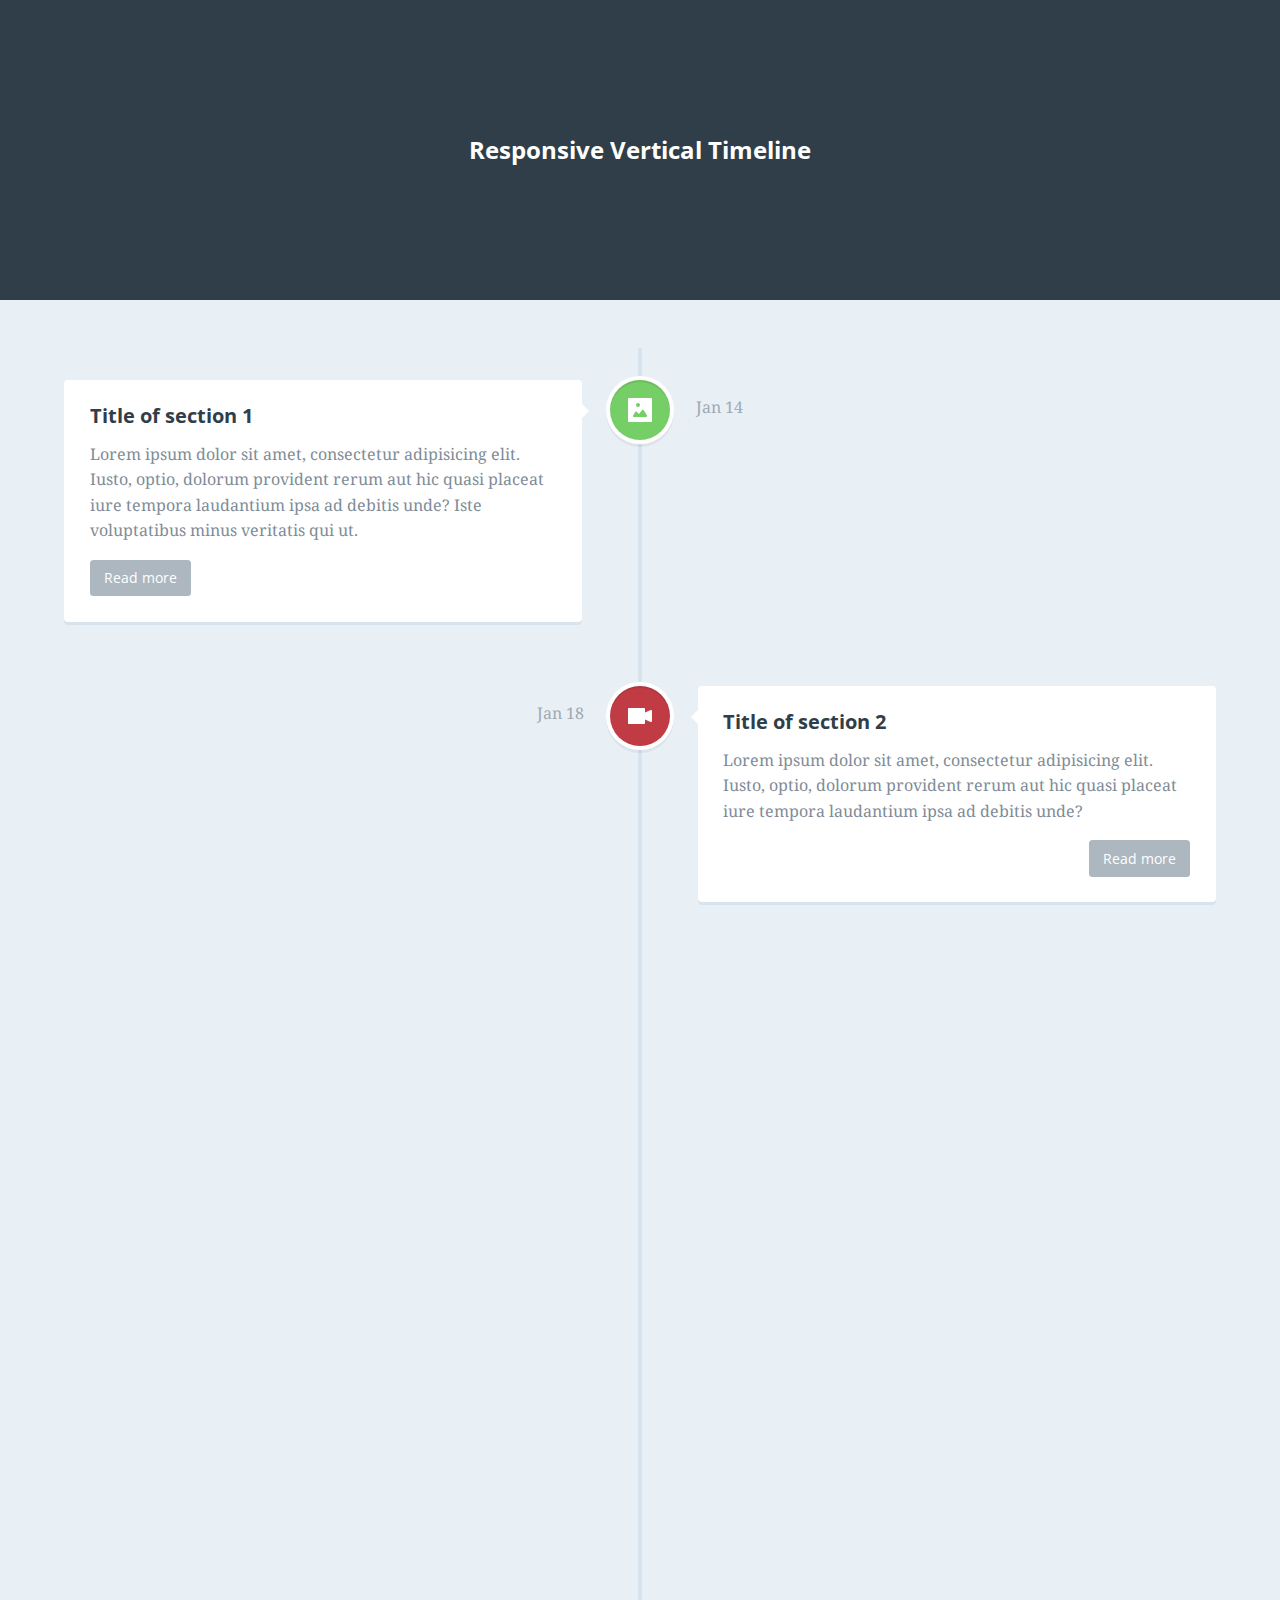
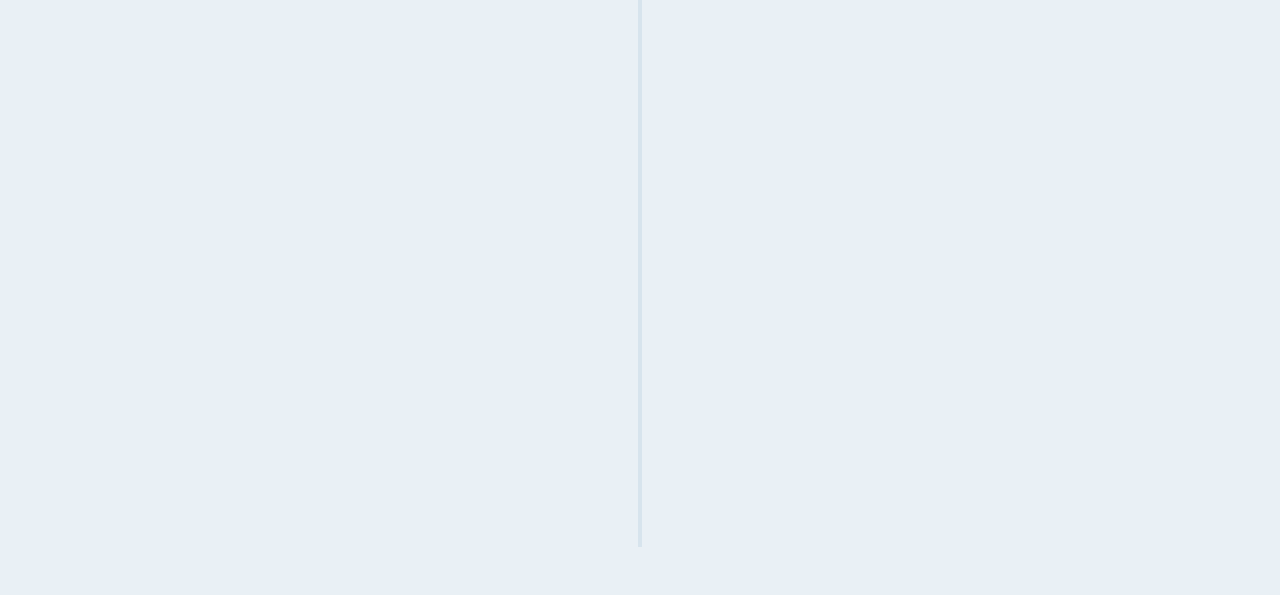
<file: index.html>
<!doctype html>
<html lang="en" class="no-js">
<head>
	<meta charset="UTF-8">
	<meta name="viewport" content="width=device-width, initial-scale=1">

	<link href='http://fonts.googleapis.com/css?family=Droid+Serif|Open+Sans:400,700' rel='stylesheet' type='text/css'>

	<link rel="stylesheet" href="css/reset.css"> <!-- CSS reset -->
	<link rel="stylesheet" href="css/style.css"> <!-- Resource style -->
	<script src="js/modernizr.js"></script> <!-- Modernizr -->
  	
	<title>Responsive Vertical Timeline</title>
</head>
<body>
	<header>
		<h1>Responsive Vertical Timeline</h1>
	</header>

	<section id="cd-timeline" class="cd-container">
		<div class="cd-timeline-block">
			<div class="cd-timeline-img cd-picture">
				<img src="img/cd-icon-picture.svg" alt="Picture">
			</div> <!-- cd-timeline-img -->

			<div class="cd-timeline-content">
				<h2>Title of section 1</h2>
				<p>Lorem ipsum dolor sit amet, consectetur adipisicing elit. Iusto, optio, dolorum provident rerum aut hic quasi placeat iure tempora laudantium ipsa ad debitis unde? Iste voluptatibus minus veritatis qui ut.</p>
				<a href="#0" class="cd-read-more">Read more</a>
				<span class="cd-date">Jan 14</span>
			</div> <!-- cd-timeline-content -->
		</div> <!-- cd-timeline-block -->

		<div class="cd-timeline-block">
			<div class="cd-timeline-img cd-movie">
				<img src="img/cd-icon-movie.svg" alt="Movie">
			</div> <!-- cd-timeline-img -->

			<div class="cd-timeline-content">
				<h2>Title of section 2</h2>
				<p>Lorem ipsum dolor sit amet, consectetur adipisicing elit. Iusto, optio, dolorum provident rerum aut hic quasi placeat iure tempora laudantium ipsa ad debitis unde?</p>
				<a href="#0" class="cd-read-more">Read more</a>
				<span class="cd-date">Jan 18</span>
			</div> <!-- cd-timeline-content -->
		</div> <!-- cd-timeline-block -->

		<div class="cd-timeline-block">
			<div class="cd-timeline-img cd-picture">
				<img src="img/cd-icon-picture.svg" alt="Picture">
			</div> <!-- cd-timeline-img -->

			<div class="cd-timeline-content">
				<h2>Title of section 3</h2>
				<p>Lorem ipsum dolor sit amet, consectetur adipisicing elit. Excepturi, obcaecati, quisquam id molestias eaque asperiores voluptatibus cupiditate error assumenda delectus odit similique earum voluptatem doloremque dolorem ipsam quae rerum quis. Odit, itaque, deserunt corporis vero ipsum nisi eius odio natus ullam provident pariatur temporibus quia eos repellat consequuntur perferendis enim amet quae quasi repudiandae sed quod veniam dolore possimus rem voluptatum eveniet eligendi quis fugiat aliquam sunt similique aut adipisci.</p>
				<a href="#0" class="cd-read-more">Read more</a>
				<span class="cd-date">Jan 24</span>
			</div> <!-- cd-timeline-content -->
		</div> <!-- cd-timeline-block -->

		<div class="cd-timeline-block">
			<div class="cd-timeline-img cd-location">
				<img src="img/cd-icon-location.svg" alt="Location">
			</div> <!-- cd-timeline-img -->

			<div class="cd-timeline-content">
				<h2>Title of section 4</h2>
				<p>Lorem ipsum dolor sit amet, consectetur adipisicing elit. Iusto, optio, dolorum provident rerum aut hic quasi placeat iure tempora laudantium ipsa ad debitis unde? Iste voluptatibus minus veritatis qui ut.</p>
				<a href="#0" class="cd-read-more">Read more</a>
				<span class="cd-date">Feb 14</span>
			</div> <!-- cd-timeline-content -->
		</div> <!-- cd-timeline-block -->

		<div class="cd-timeline-block">
			<div class="cd-timeline-img cd-location">
				<img src="img/cd-icon-location.svg" alt="Location">
			</div> <!-- cd-timeline-img -->

			<div class="cd-timeline-content">
				<h2>Title of section 5</h2>
				<p>Lorem ipsum dolor sit amet, consectetur adipisicing elit. Iusto, optio, dolorum provident rerum.</p>
				<a href="#0" class="cd-read-more">Read more</a>
				<span class="cd-date">Feb 18</span>
			</div> <!-- cd-timeline-content -->
		</div> <!-- cd-timeline-block -->

		<div class="cd-timeline-block">
			<div class="cd-timeline-img cd-movie">
				<img src="img/cd-icon-movie.svg" alt="Movie">
			</div> <!-- cd-timeline-img -->

			<div class="cd-timeline-content">
				<h2>Final Section</h2>
				<p>This is the content of the last section</p>
				<span class="cd-date">Feb 26</span>
			</div> <!-- cd-timeline-content -->
		</div> <!-- cd-timeline-block -->
	</section> <!-- cd-timeline -->
<script src="http://ajax.googleapis.com/ajax/libs/jquery/1.11.0/jquery.min.js"></script>
<script src="js/main.js"></script> <!-- Resource jQuery -->
</body>
</html>
</file>
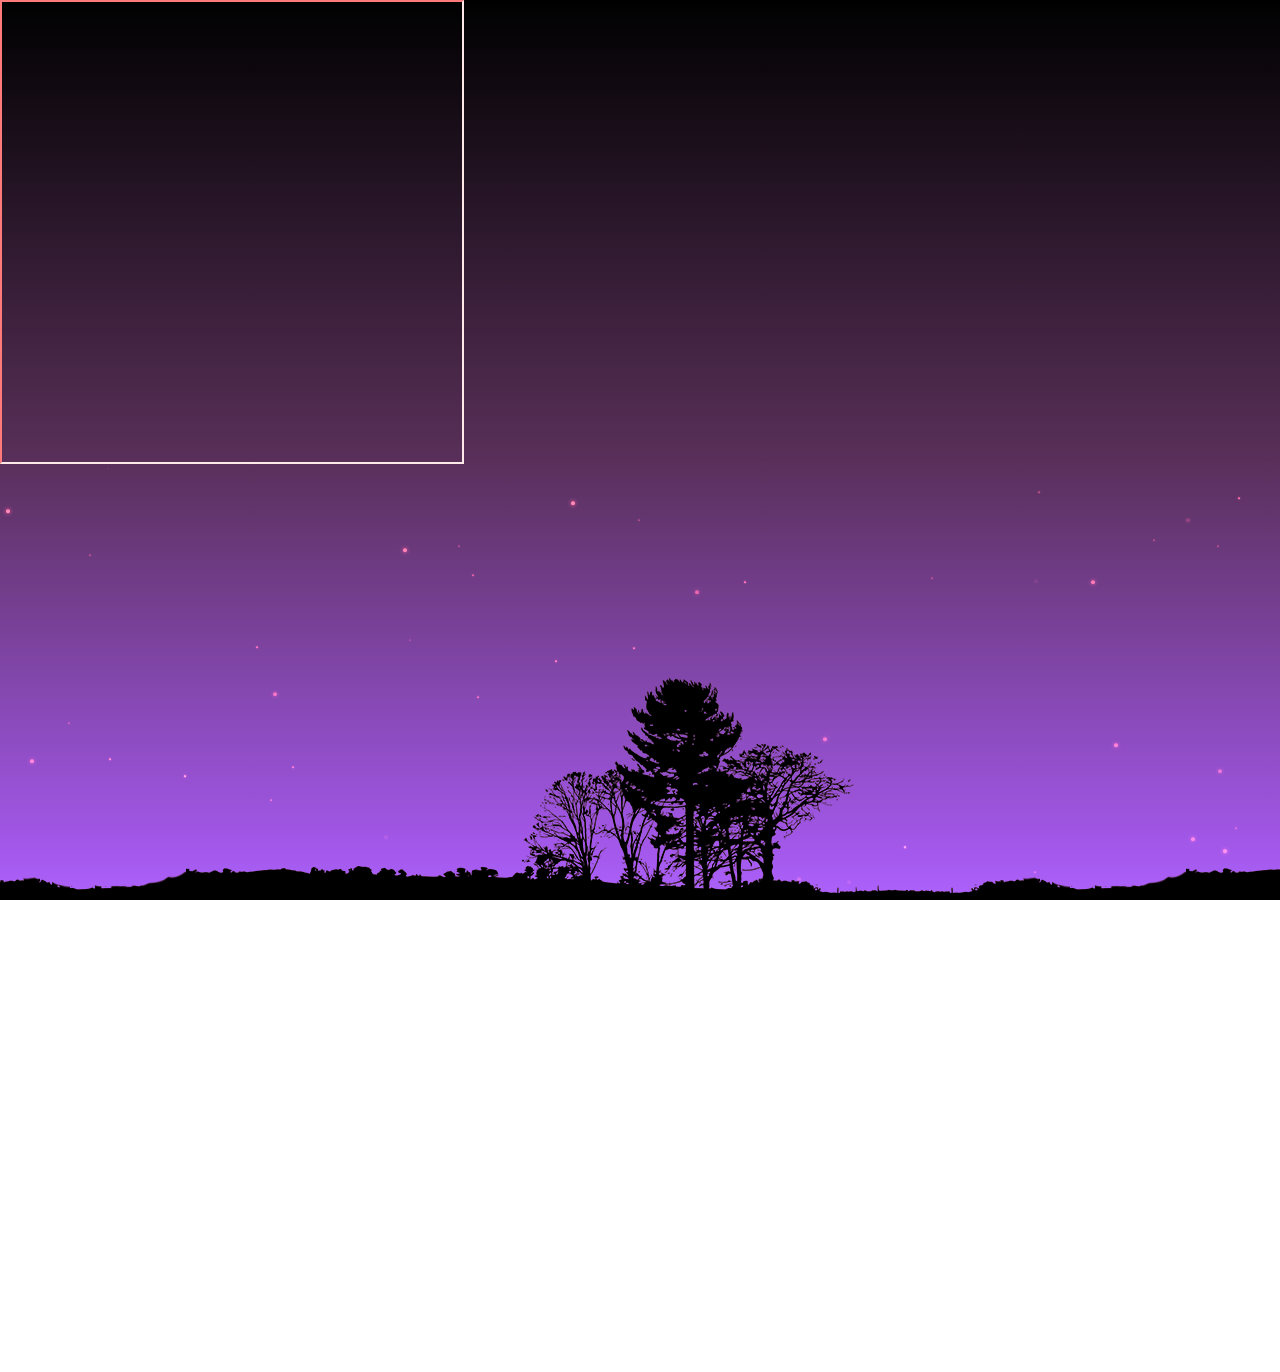
<file: TEST/index.html>
<!DOCTYPE html>
<html >
<head>
  <meta charset="UTF-8">
  <title>Stars (interactive)</title>
  
  
  
      <link rel="stylesheet" href="css/style.css">
	  <link href="//netdna.bootstrapcdn.com/font-awesome/4.0.3/css/font-awesome.css" rel="stylesheet">


  
</head>

<body>
<iframe href="D:\login.html" height="460" width="460" />


<div class="container">
    

    <div class="omb_login">
    	<h3 class="omb_authTitle">Login or <a href="#">Sign up</a></h3>
		<div class="row omb_row-sm-offset-3 omb_socialButtons">
    	    <div class="col-xs-4 col-sm-2">
		        <a href="#" class="btn btn-lg btn-block omb_btn-facebook">
			        <i class="fa fa-facebook visible-xs"></i>
			        <span class="hidden-xs">Facebook</span>
		        </a>
	        </div>
        	<div class="col-xs-4 col-sm-2">
		        <a href="#" class="btn btn-lg btn-block omb_btn-twitter">
			        <i class="fa fa-twitter visible-xs"></i>
			        <span class="hidden-xs">Twitter</span>
		        </a>
	        </div>	
        	<div class="col-xs-4 col-sm-2">
		        <a href="#" class="btn btn-lg btn-block omb_btn-google">
			        <i class="fa fa-google-plus visible-xs"></i>
			        <span class="hidden-xs">Google+</span>
		        </a>
	        </div>	
		</div>

		<div class="row omb_row-sm-offset-3 omb_loginOr">
			<div class="col-xs-12 col-sm-6">
				<hr class="omb_hrOr">
				<span class="omb_spanOr">or</span>
			</div>
		</div>

		<div class="row omb_row-sm-offset-3">
			<div class="col-xs-12 col-sm-6">	
			    <form class="omb_loginForm" action="" autocomplete="off" method="POST">
					<div class="input-group">
						<span class="input-group-addon"><i class="fa fa-user"></i></span>
						<input type="text" class="form-control" name="username" placeholder="email address">
					</div>
					<span class="help-block"></span>
										
					<div class="input-group">
						<span class="input-group-addon"><i class="fa fa-lock"></i></span>
						<input  type="password" class="form-control" name="password" placeholder="Password">
					</div>
                    <span class="help-block">Password error</span>

					<button class="btn btn-lg btn-primary btn-block" type="submit">Login</button>
				</form>
			</div>
    	</div>
		<div class="row omb_row-sm-offset-3">
			<div class="col-xs-12 col-sm-3">
				<label class="checkbox">
					<input type="checkbox" value="remember-me">Remember Me
				</label>
			</div>
			<div class="col-xs-12 col-sm-3">
				<p class="omb_forgotPwd">
					<a href="#">Forgot password?</a>
				</p>
			</div>
		</div>	    	
	</div>



        </div>



	
</iframe>
	<!-- End of Hover-->
  <div class="landscape"></div>
<div class="filter"></div>
<canvas id="canvas"></canvas>
  
    <script src="js/index.js"></script>

</body>
</html>
</file>
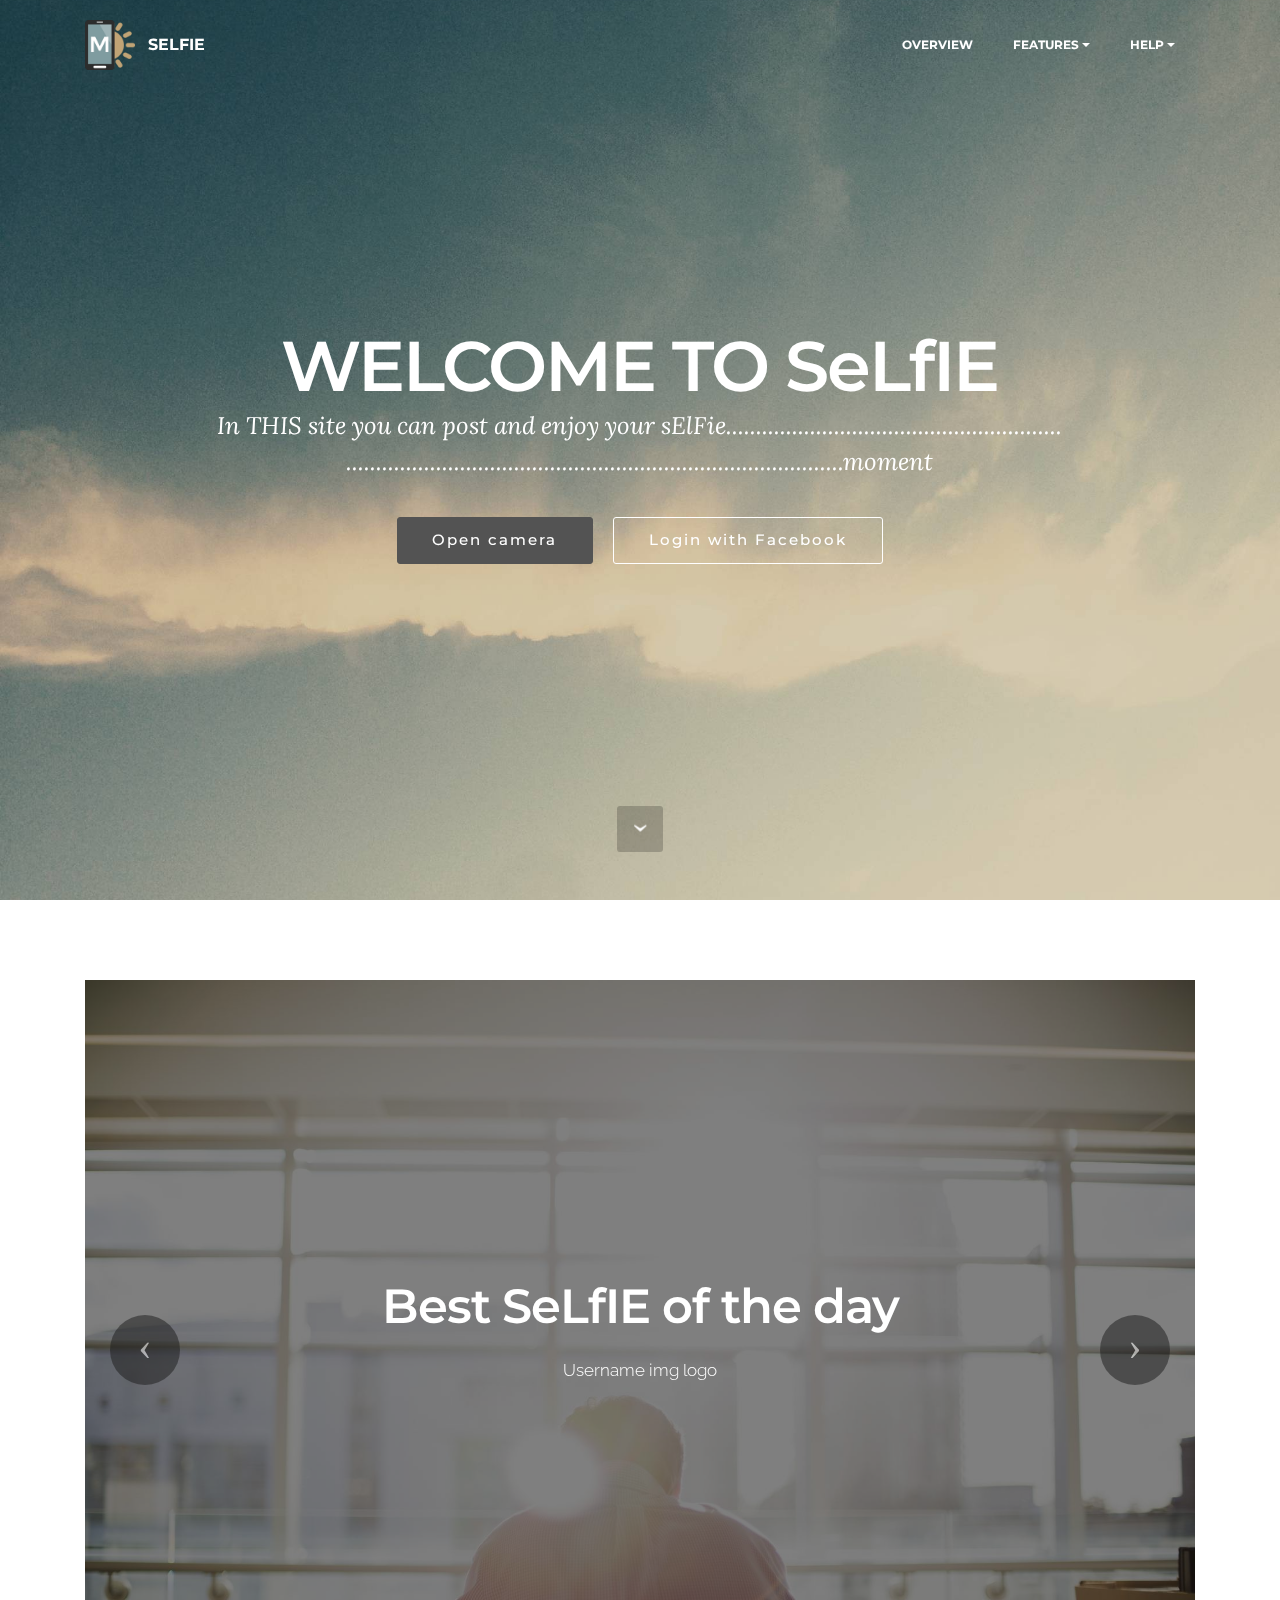
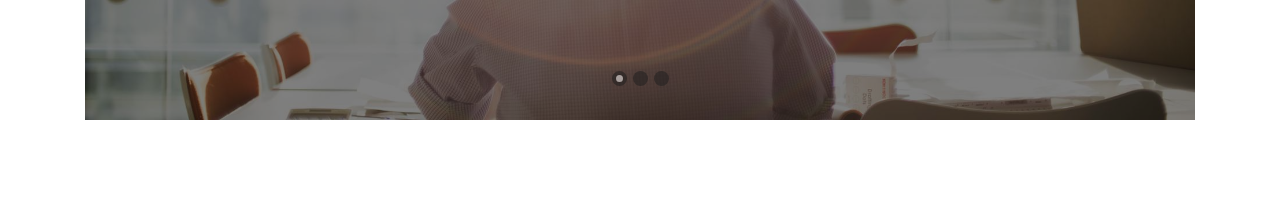
<file: TEST/intro/index.html>
<!DOCTYPE html>
<html>
<head>
  <!-- Site made with Mobirise Website Builder v3.12.1, https://mobirise.com -->
  <meta charset="UTF-8">
  <meta http-equiv="X-UA-Compatible" content="IE=edge">
  <meta name="generator" content="Mobirise v3.12.1, mobirise.com">
  <meta name="viewport" content="width=device-width, initial-scale=1">
  <link rel="shortcut icon" href="assets/images/logo.png" type="image/x-icon">
  <meta name="description" content="">
  
  <link rel="stylesheet" href="https://fonts.googleapis.com/css?family=Lora:400,700,400italic,700italic&amp;subset=latin">
  <link rel="stylesheet" href="https://fonts.googleapis.com/css?family=Montserrat:400,700">
  <link rel="stylesheet" href="https://fonts.googleapis.com/css?family=Raleway:100,100i,200,200i,300,300i,400,400i,500,500i,600,600i,700,700i,800,800i,900,900i">
  <link rel="stylesheet" href="assets/bootstrap-material-design-font/css/material.css">
  <link rel="stylesheet" href="assets/tether/tether.min.css">
  <link rel="stylesheet" href="assets/bootstrap/css/bootstrap.min.css">
  <link rel="stylesheet" href="assets/animate.css/animate.min.css">
  <link rel="stylesheet" href="assets/dropdown/css/style.css">
  <link rel="stylesheet" href="assets/theme/css/style.css">
  <link rel="stylesheet" href="assets/theme/css/style-rtl.css">
  <link rel="stylesheet" href="assets/mobirise/css/mbr-additional.css" type="text/css">
  
  
  
</head>
<body class="rtl">
<section id="menu-4">

    <nav class="navbar navbar-dropdown bg-color transparent navbar-fixed-top">
        <div class="container">

            <div class="mbr-table">
                <div class="mbr-table-cell">

                    <div class="navbar-brand">
                        <a href="https://mobirise.com" class="navbar-logo"><img src="assets/images/logo.png" alt="Mobirise"></a>
                        <a class="navbar-caption" href="https://mobirise.com">SELFIE</a>
                    </div>

                </div>
                <div class="mbr-table-cell">

                    <button class="navbar-toggler pull-xs-right hidden-md-up" type="button" data-toggle="collapse" data-target="#exCollapsingNavbar">
                        <div class="hamburger-icon"></div>
                    </button>

                    <ul class="nav-dropdown collapse pull-xs-right nav navbar-nav navbar-toggleable-sm" id="exCollapsingNavbar"><li class="nav-item"><a class="nav-link link" href="https://mobirise.com/">OVERVIEW</a></li><li class="nav-item dropdown open"><a class="nav-link link dropdown-toggle" data-toggle="dropdown-submenu" href="https://mobirise.com/" aria-expanded="true">FEATURES</a><div class="dropdown-menu"><a class="dropdown-item" href="https://mobirise.com/">Mobile friendly</a><a class="dropdown-item" href="https://mobirise.com/"></a><div class="dropdown open"><a class="dropdown-item dropdown-toggle" data-toggle="dropdown-submenu" href="https://mobirise.com/" aria-expanded="true">Trendy blocks</a><div class="dropdown-menu dropdown-submenu"><a class="dropdown-item" href="https://mobirise.com/">Image/content slider</a><a class="dropdown-item" href="https://mobirise.com/">Contact forms</a><a class="dropdown-item" href="https://mobirise.com/">Image gallery</a><a class="dropdown-item" href="https://mobirise.com/">Mobile menu</a><a class="dropdown-item" href="https://mobirise.com/">Google maps</a><a class="dropdown-item" href="https://mobirise.com/">Social buttons</a><a class="dropdown-item" href="https://mobirise.com/">Google fonts</a><a class="dropdown-item" href="https://mobirise.com/">Video background</a></div></div><a class="dropdown-item" href="https://mobirise.com/">Host anywhere</a></div></li><li class="nav-item dropdown"><a class="nav-link link dropdown-toggle" data-toggle="dropdown-submenu" href="https://mobirise.com/">HELP</a><div class="dropdown-menu"><a class="dropdown-item" href="http://forums.mobirise.com/">Forum</a><a class="dropdown-item" href="https://mobirise.com/">Tutorials</a><a class="dropdown-item" href="https://mobirise.com/">Contact us</a></div></li></ul>
                    <button hidden="" class="navbar-toggler navbar-close" type="button" data-toggle="collapse" data-target="#exCollapsingNavbar">
                        <div class="close-icon"></div>
                    </button>

                </div>
            </div>

        </div>
    </nav>

</section>

<section class="engine"><a rel="external" href="https://mobirise.com">Mobirise</a></section><section class="mbr-section mbr-section-hero mbr-section-full mbr-parallax-background mbr-section-with-arrow" id="header1-1" style="background-image: url(assets/images/jumbotron.jpg);">

    

    <div class="mbr-table-cell">

        <div class="container">
            <div class="row">
                <div class="mbr-section col-md-10 col-md-offset-1 text-xs-center">

                    <h1 class="mbr-section-title display-1">WELCOME TO SeLfIE</h1>
                    <p class="mbr-section-lead lead">........................................................In THIS site you can post and enjoy your sElFie ...................................................................................moment</p>
                    <div class="mbr-section-btn"><a class="btn btn-lg btn-black" href="cam.html">Open camera</a> <a class="btn btn-lg btn-white-outline btn-white" href="cam.html">Login with Facebook</a></div>
                </div>
            </div>
        </div>
    </div>

    <div class="mbr-arrow mbr-arrow-floating" aria-hidden="true"><a href="#slider2-5"><i class="mbr-arrow-icon"></i></a></div>

</section>

<section class="mbr-slider mbr-section mbr-section__container carousel slide" data-ride="carousel" data-keyboard="false" data-wrap="true" data-pause="false" data-interval="5000" id="slider2-5" style="background-color: rgb(255, 255, 255); padding-top: 80px; padding-bottom: 80px;">
    <div class=" container article-slider">
        <div class=" row">
            <div class=" col-xs-12">
                <ol class="carousel-indicators">
                    <li data-app-prevent-settings="" data-target="#slider2-5" class="active" data-slide-to="0"></li><li data-app-prevent-settings="" data-target="#slider2-5" data-slide-to="1"></li><li data-app-prevent-settings="" data-target="#slider2-5" data-slide-to="2"></li>
                </ol>
                <div class="carousel-inner" role="listbox">
                    <div class="mbr-section carousel-item dark center active" data-bg-video-slide="false">
                        <div class="mbr-table-cell">
                            <div class="mbr-overlay"></div>
                            <div class="container-slide">
                                <img src="assets/images/man-back.jpg">
                                <div class="row">
                                    <div class="col-md-8 col-md-offset-2 text-xs-center">
                                        <h2 class="mbr-section-title display-2">Best SeLfIE of the day</h2>
                                        <p class="mbr-section-lead lead">Username img logo</p>

                                        
                                    </div>
                                </div>
                            </div>
                        </div>
                    </div><div class="mbr-section carousel-item dark center" data-bg-video-slide="false">
                        <div class="mbr-table-cell">
                            <div class="mbr-overlay"></div>
                            <div class="container-slide">
                                <img src="assets/images/sparklers.jpg">
                                <div class="row">
                                    <div class="col-md-8 col-md-offset-3 text-xs-right">
                                        <h2 class="mbr-section-title display-2"></h2>
                                        <p class="mbr-section-lead lead">&nbsp;rating and username</p>

                                        
                                    </div>
                                </div>
                            </div>
                        </div>
                    </div><div class="mbr-section carousel-item dark center" data-bg-video-slide="https://www.youtube.com/watch?v=uNCr7NdOJgw">
                        <div class="mbr-table-cell">
                            <div class="mbr-overlay"></div>
                            <div class="container-slide">
                                <img src="assets/images/bridge.jpg">
                                <div class="row">
                                    <div class="col-md-8 col-md-offset-1">
                                        <h2 class="mbr-section-title display-2"></h2>
                                        <p class="mbr-section-lead lead">&nbsp; &nbsp; &nbsp;username and rating</p>

                                        
                                    </div>
                                </div>
                            </div>
                        </div>
                    </div>
                </div>

                <a data-app-prevent-settings="" class="left carousel-control" role="button" data-slide="prev" href="#slider2-5">
                    <span class="icon-prev" aria-hidden="true"></span>
                    <span class="sr-only">Previous</span>
                </a>
                <a data-app-prevent-settings="" class="right carousel-control" role="button" data-slide="next" href="#slider2-5">
                    <span class="icon-next" aria-hidden="true"></span>
                    <span class="sr-only">Next</span>
                </a>
            </div>
        </div>
    </div>
</section>


  <script src="assets/web/assets/jquery/jquery.min.js"></script>
  <script src="assets/tether/tether.min.js"></script>
  <script src="assets/bootstrap/js/bootstrap.min.js"></script>
  <script src="assets/smooth-scroll/smooth-scroll.js"></script>
  <script src="assets/jarallax/jarallax.js"></script>
  <script src="assets/viewport-checker/jquery.viewportchecker.js"></script>
  <script src="assets/dropdown/js/script.min.js"></script>
  <script src="assets/touch-swipe/jquery.touch-swipe.min.js"></script>
  <script src="assets/bootstrap-carousel-swipe/bootstrap-carousel-swipe.js"></script>
  <script src="assets/jquery-mb-ytplayer/jquery.mb.ytplayer.min.js"></script>
  <script src="assets/theme/js/script.js"></script>
  <script src="assets/mobirise-slider-video/script.js"></script>
  
  
  <input name="animation" type="hidden">
   <div id="scrollToTop" class="scrollToTop mbr-arrow-up"><a style="text-align: center;"><i class="mbr-arrow-up-icon"></i></a></div>
  </body>
</html>
</file>
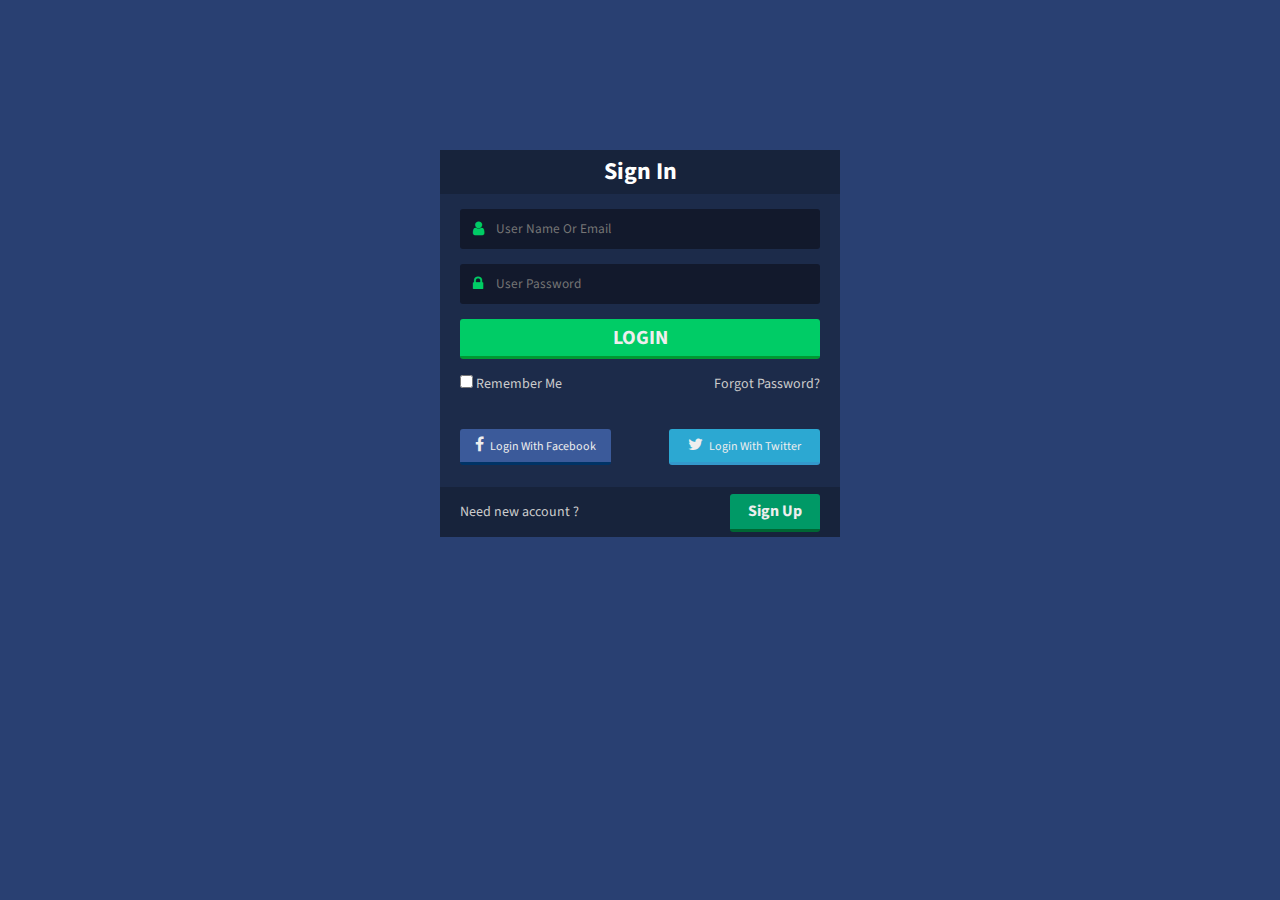
<file: TEST/Sf/index.html>
<!DOCTYPE html>
<html lang="en-us">
<meta charset="utf-8" />
<head>
<title>Free HTML5 CSS3 Responsive Login Signup Form</title>
<meta name="viewport" content="width=device-width, initial-scale=1.0">
<style>
@import url("http://maxcdn.bootstrapcdn.com/font-awesome/4.3.0/css/font-awesome.min.css");
@import url("http://fonts.googleapis.com/css?family=Source+Sans+Pro:400,700");
*{margin:0; padding:0}
body{background:#294072; font-family: 'Source Sans Pro', sans-serif}
.form{width:400px; margin:0 auto; background:#1C2B4A; margin-top:150px}
.header{height:44px; background:#17233B}
.header h2{height:44px; line-height:44px; color:#fff; text-align:center}
.login{padding:0 20px}
.login span.un{width:10%; text-align:center; color:#0C6; border-radius:3px 0 0 3px}
.text{background:#12192C; width:90%; border-radius:0 3px 3px 0; border:none; outline:none; color:#999; font-family: 'Source Sans Pro', sans-serif} 
.text,.login span.un{display:inline-block; vertical-align:top; height:40px; line-height:40px; background:#12192C;}

.btn{height:40px; border:none; background:#0C6; width:100%; outline:none; font-family: 'Source Sans Pro', sans-serif; font-size:20px; font-weight:bold; color:#eee; border-bottom:solid 3px #093; border-radius:3px; cursor:pointer}
ul li{height:40px; margin:15px 0; list-style:none}
.span{display:table; width:100%; font-size:14px;}
.ch{display:inline-block; width:50%; color:#CCC}
.ch a{color:#CCC; text-decoration:none}
.ch:nth-child(2){text-align:right}
/*social*/
.social{height:30px; line-height:30px; display:table; width:100%}
.social div{display:inline-block; width:42%; color:#eee; font-size:12px; text-align:center; border-radius:3px}
.social div i.fa{font-size:16px; line-height:30px}
.fb{background:#3B5A9A; border-bottom:solid 3px #036} .tw{background:#2CA8D2; margin-left:16%; border-bottom:solid 3px #3399CC}
/*bottom*/
.sign{width:90%; padding:0 5%; height:50px; display:table; background:#17233B}
.sign div{display:inline-block; width:50%; line-height:50px; color:#ccc; font-size:14px}
.up{text-align:right}
.up a{display:block; background:#096; text-align:center; height:35px; line-height:35px; width:50%; font-size:16px; text-decoration:none; color:#eee; border-bottom:solid 3px #006633; border-radius:3px; font-weight:bold; margin-left:50%}
@media(max-width:480px){ .form{width:100%}}
</style>
</head>
<body>
<div class="form">
<div class="header"><h2>Sign In</h2></div>
<div class="login">
<form action="">
<ul>
<li>
<span class="un"><i class="fa fa-user"></i></span><input type="text" required class="text" placeholder="User Name Or Email"/></li>
<li>
<span class="un"><i class="fa fa-lock"></i></span><input type="password" required class="text" placeholder="User Password"/></li>
<li>
<input type="submit" value="LOGIN" class="btn">
</li>
<li><div class="span"><span class="ch"><input type="checkbox" id="r"> <label for="r">Remember Me</label> </span> <span class="ch"><a href="#">Forgot Password?</a></span></div></li>
</ul>
</form>
<div class="social">
<a href="#"><div class="fb"><i class="fa fa-facebook-f"></i> &nbsp; Login With Facebook</div></a>
<a href="#"><div class="tw"><i class="fa fa-twitter"></i> &nbsp;  Login With Twitter</div></a>
</div>
</div><br/>
<div class="sign">
<div class="need">Need new account ?</div>
<div class="up"><a href="">Sign Up</a></div>
</div>
</div>
</body>
</html>
</file>
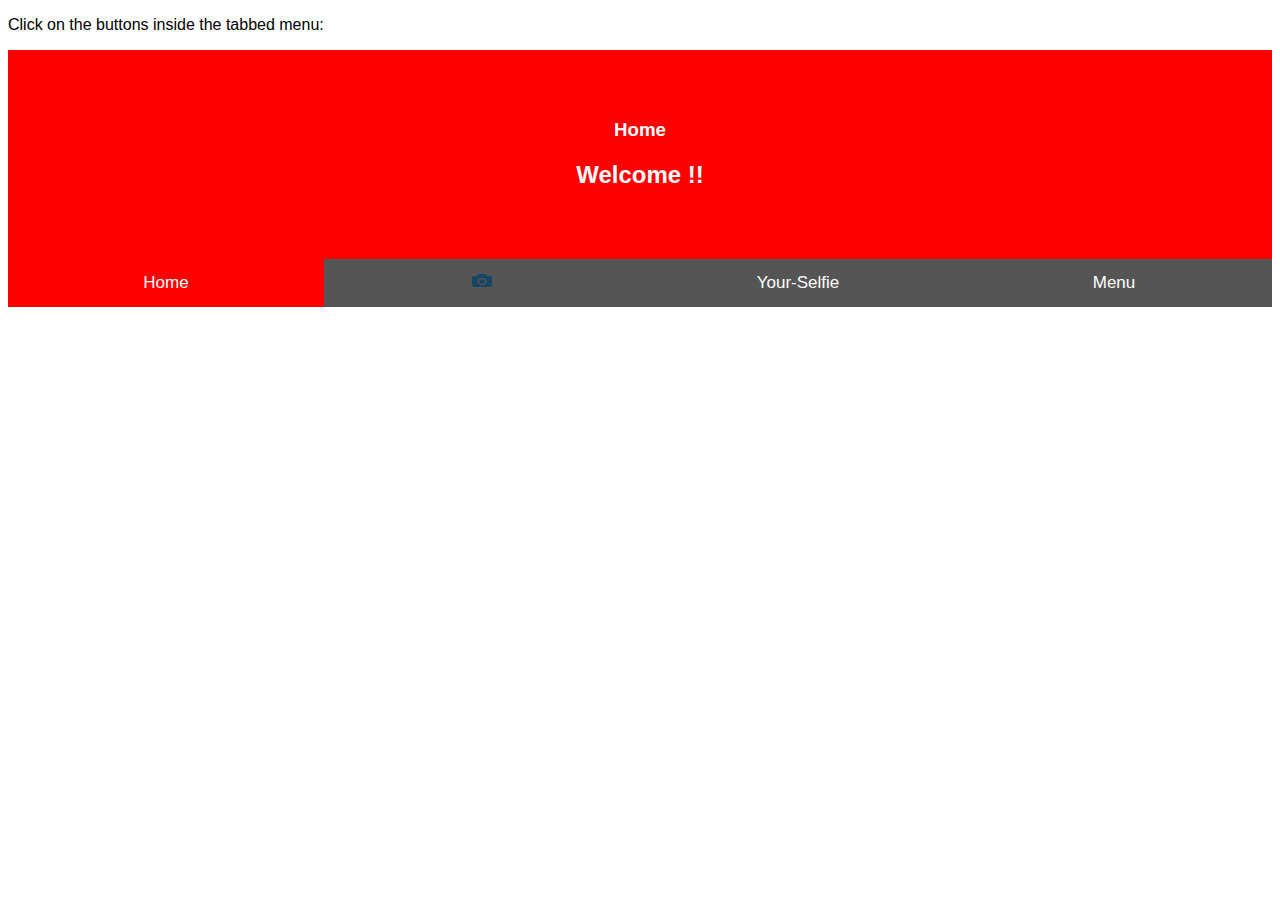
<file: TEST/header.html>
<!DOCTYPE html>
<html>
<head>
<style>
body {font-family: "Lato", sans-serif;}

.tablink {
    background-color: #555;
    color: white;
    float: left;
    border: none;
    outline: none;
    cursor: pointer;
    padding: 14px 16px;
    font-size: 17px;
    width: 25%;
}

.tablink:hover {
    background-color: #777;
}

/* Style the tab content */
.tabcontent {
    color: white;
    display: none;
    padding: 50px;
    text-align: center;
}

#Home {background-color:red;}
#Camera {background-color:green;}
#Your-Selfie {background-color:blue;}
#Menu {background-color:orange;}
</style>
</head>
<body>

<p>Click on the buttons inside the tabbed menu:</p>

<div id="Home" class="tabcontent">
  <h3>Home</h3>
  <h2>Welcome !!</h2>
</div>

<div id="Camera" class="tabcontent">
  <h3>Camera</h3>
  <h4>Post Your pics</h4> 
 
</div>

<div id="Your-Selfie" class="tabcontent">
  <h3>Your Selfie's</h3>
  
</div>

<div id="Menu" class="tabcontent">
  <h3>Menu</h3>
  <p>Settings</p>
</div>

<button class="tablink" onclick="openCity('Home', this, 'red')" id="defaultOpen">Home</button>
<button class="tablink" onclick="openCity('Camera', this, 'green')"><img src="camera.png" width="20px" height="15px"/></button>
<button class="tablink" onclick="openCity('Your-Selfie', this, 'blue')">Your-Selfie</button>
<button class="tablink" onclick="openCity('Menu', this, 'orange')">Menu</button>

<script>
function openCity(cityName,elmnt,color) {
    var i, tabcontent, tablinks;
    tabcontent = document.getElementsByClassName("tabcontent");
    for (i = 0; i < tabcontent.length; i++) {
        tabcontent[i].style.display = "none";
    }
    tablinks = document.getElementsByClassName("tablink");
    for (i = 0; i < tablinks.length; i++) {
        tablinks[i].style.backgroundColor = "";
    }
    document.getElementById(cityName).style.display = "block";
    elmnt.style.backgroundColor = color;

}
// Get the element with id="defaultOpen" and click on it
document.getElementById("defaultOpen").click();
</script>
     
</body>
</html>
</file>
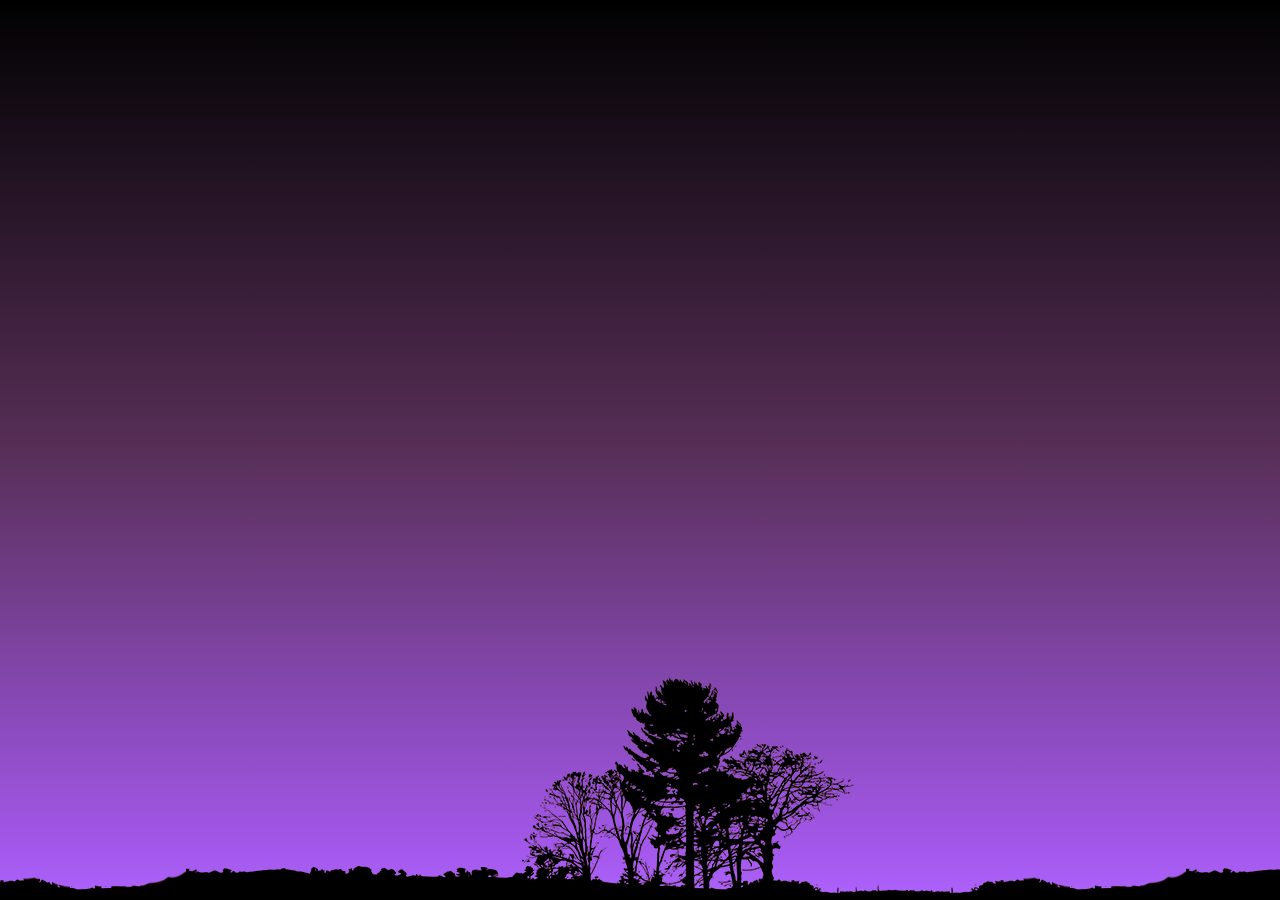
<file: TEST/main.html>
<html>
<head>
	<link rel="stylesheet" href="main.css">
	<script src="main.js"></script>
</head>
<body>
<div class="landscape"></div>
<div class="filter"></div>
<canvas id="canvas"></canvas>
</body>
</html>
</file>
<file: css/style.css>
/* -------------------------------- 

Primary style

-------------------------------- */
html * {
  -webkit-font-smoothing: antialiased;
  -moz-osx-font-smoothing: grayscale;
}

*, *:after, *:before {
  -webkit-box-sizing: border-box;
  -moz-box-sizing: border-box;
  box-sizing: border-box;
}

body {
  font-size: 100%;
  font-family: "Droid Serif", serif;
  color: #7f8c97;
  background-color: #e9f0f5;
}

a {
  color: #acb7c0;
  text-decoration: none;
  font-family: "Open Sans", sans-serif;
}

img {
  max-width: 100%;
}

h1, h2 {
  font-family: "Open Sans", sans-serif;
  font-weight: bold;
}

/* -------------------------------- 

Modules - reusable parts of our design

-------------------------------- */
.cd-container {
  /* this class is used to give a max-width to the element it is applied to, and center it horizontally when it reaches that max-width */
  width: 90%;
  max-width: 1170px;
  margin: 0 auto;
}
.cd-container::after {
  /* clearfix */
  content: '';
  display: table;
  clear: both;
}

/* -------------------------------- 

Main components 

-------------------------------- */
header {
  height: 200px;
  line-height: 200px;
  text-align: center;
  background: #303e49;
}
header h1 {
  color: white;
  font-size: 18px;
  font-size: 1.125rem;
}
@media only screen and (min-width: 1170px) {
  header {
    height: 300px;
    line-height: 300px;
  }
  header h1 {
    font-size: 24px;
    font-size: 1.5rem;
  }
}

#cd-timeline {
  position: relative;
  padding: 2em 0;
  margin-top: 2em;
  margin-bottom: 2em;
}
#cd-timeline::before {
  /* this is the vertical line */
  content: '';
  position: absolute;
  top: 0;
  left: 18px;
  height: 100%;
  width: 4px;
  background: #d7e4ed;
}
@media only screen and (min-width: 1170px) {
  #cd-timeline {
    margin-top: 3em;
    margin-bottom: 3em;
  }
  #cd-timeline::before {
    left: 50%;
    margin-left: -2px;
  }
}

.cd-timeline-block {
  position: relative;
  margin: 2em 0;
}
.cd-timeline-block:after {
  content: "";
  display: table;
  clear: both;
}
.cd-timeline-block:first-child {
  margin-top: 0;
}
.cd-timeline-block:last-child {
  margin-bottom: 0;
}
@media only screen and (min-width: 1170px) {
  .cd-timeline-block {
    margin: 4em 0;
  }
  .cd-timeline-block:first-child {
    margin-top: 0;
  }
  .cd-timeline-block:last-child {
    margin-bottom: 0;
  }
}

.cd-timeline-img {
  position: absolute;
  top: 0;
  left: 0;
  width: 40px;
  height: 40px;
  border-radius: 50%;
  box-shadow: 0 0 0 4px white, inset 0 2px 0 rgba(0, 0, 0, 0.08), 0 3px 0 4px rgba(0, 0, 0, 0.05);
}
.cd-timeline-img img {
  display: block;
  width: 24px;
  height: 24px;
  position: relative;
  left: 50%;
  top: 50%;
  margin-left: -12px;
  margin-top: -12px;
}
.cd-timeline-img.cd-picture {
  background: #75ce66;
}
.cd-timeline-img.cd-movie {
  background: #c03b44;
}
.cd-timeline-img.cd-location {
  background: #f0ca45;
}
@media only screen and (min-width: 1170px) {
  .cd-timeline-img {
    width: 60px;
    height: 60px;
    left: 50%;
    margin-left: -30px;
    /* Force Hardware Acceleration in WebKit */
    -webkit-transform: translateZ(0);
    -webkit-backface-visibility: hidden;
  }
  .cssanimations .cd-timeline-img.is-hidden {
    visibility: hidden;
  }
  .cssanimations .cd-timeline-img.bounce-in {
    visibility: visible;
    -webkit-animation: cd-bounce-1 0.6s;
    -moz-animation: cd-bounce-1 0.6s;
    animation: cd-bounce-1 0.6s;
  }
}

@-webkit-keyframes cd-bounce-1 {
  0% {
    opacity: 0;
    -webkit-transform: scale(0.5);
  }

  60% {
    opacity: 1;
    -webkit-transform: scale(1.2);
  }

  100% {
    -webkit-transform: scale(1);
  }
}
@-moz-keyframes cd-bounce-1 {
  0% {
    opacity: 0;
    -moz-transform: scale(0.5);
  }

  60% {
    opacity: 1;
    -moz-transform: scale(1.2);
  }

  100% {
    -moz-transform: scale(1);
  }
}
@keyframes cd-bounce-1 {
  0% {
    opacity: 0;
    -webkit-transform: scale(0.5);
    -moz-transform: scale(0.5);
    -ms-transform: scale(0.5);
    -o-transform: scale(0.5);
    transform: scale(0.5);
  }

  60% {
    opacity: 1;
    -webkit-transform: scale(1.2);
    -moz-transform: scale(1.2);
    -ms-transform: scale(1.2);
    -o-transform: scale(1.2);
    transform: scale(1.2);
  }

  100% {
    -webkit-transform: scale(1);
    -moz-transform: scale(1);
    -ms-transform: scale(1);
    -o-transform: scale(1);
    transform: scale(1);
  }
}
.cd-timeline-content {
  position: relative;
  margin-left: 60px;
  background: white;
  border-radius: 0.25em;
  padding: 1em;
  box-shadow: 0 3px 0 #d7e4ed;
}
.cd-timeline-content:after {
  content: "";
  display: table;
  clear: both;
}
.cd-timeline-content h2 {
  color: #303e49;
}
.cd-timeline-content p, .cd-timeline-content .cd-read-more, .cd-timeline-content .cd-date {
  font-size: 13px;
  font-size: 0.8125rem;
}
.cd-timeline-content .cd-read-more, .cd-timeline-content .cd-date {
  display: inline-block;
}
.cd-timeline-content p {
  margin: 1em 0;
  line-height: 1.6;
}
.cd-timeline-content .cd-read-more {
  float: right;
  padding: .8em 1em;
  background: #acb7c0;
  color: white;
  border-radius: 0.25em;
}
.no-touch .cd-timeline-content .cd-read-more:hover {
  background-color: #bac4cb;
}
.cd-timeline-content .cd-date {
  float: left;
  padding: .8em 0;
  opacity: .7;
}
.cd-timeline-content::before {
  content: '';
  position: absolute;
  top: 16px;
  right: 100%;
  height: 0;
  width: 0;
  border: 7px solid transparent;
  border-right: 7px solid white;
}
@media only screen and (min-width: 768px) {
  .cd-timeline-content h2 {
    font-size: 20px;
    font-size: 1.25rem;
  }
  .cd-timeline-content p {
    font-size: 16px;
    font-size: 1rem;
  }
  .cd-timeline-content .cd-read-more, .cd-timeline-content .cd-date {
    font-size: 14px;
    font-size: 0.875rem;
  }
}
@media only screen and (min-width: 1170px) {
  .cd-timeline-content {
    margin-left: 0;
    padding: 1.6em;
    width: 45%;
  }
  .cd-timeline-content::before {
    top: 24px;
    left: 100%;
    border-color: transparent;
    border-left-color: white;
  }
  .cd-timeline-content .cd-read-more {
    float: left;
  }
  .cd-timeline-content .cd-date {
    position: absolute;
    width: 100%;
    left: 122%;
    top: 6px;
    font-size: 16px;
    font-size: 1rem;
  }
  .cd-timeline-block:nth-child(even) .cd-timeline-content {
    float: right;
  }
  .cd-timeline-block:nth-child(even) .cd-timeline-content::before {
    top: 24px;
    left: auto;
    right: 100%;
    border-color: transparent;
    border-right-color: white;
  }
  .cd-timeline-block:nth-child(even) .cd-timeline-content .cd-read-more {
    float: right;
  }
  .cd-timeline-block:nth-child(even) .cd-timeline-content .cd-date {
    left: auto;
    right: 122%;
    text-align: right;
  }
  .cssanimations .cd-timeline-content.is-hidden {
    visibility: hidden;
  }
  .cssanimations .cd-timeline-content.bounce-in {
    visibility: visible;
    -webkit-animation: cd-bounce-2 0.6s;
    -moz-animation: cd-bounce-2 0.6s;
    animation: cd-bounce-2 0.6s;
  }
}

@media only screen and (min-width: 1170px) {
  /* inverse bounce effect on even content blocks */
  .cssanimations .cd-timeline-block:nth-child(even) .cd-timeline-content.bounce-in {
    -webkit-animation: cd-bounce-2-inverse 0.6s;
    -moz-animation: cd-bounce-2-inverse 0.6s;
    animation: cd-bounce-2-inverse 0.6s;
  }
}
@-webkit-keyframes cd-bounce-2 {
  0% {
    opacity: 0;
    -webkit-transform: translateX(-100px);
  }

  60% {
    opacity: 1;
    -webkit-transform: translateX(20px);
  }

  100% {
    -webkit-transform: translateX(0);
  }
}
@-moz-keyframes cd-bounce-2 {
  0% {
    opacity: 0;
    -moz-transform: translateX(-100px);
  }

  60% {
    opacity: 1;
    -moz-transform: translateX(20px);
  }

  100% {
    -moz-transform: translateX(0);
  }
}
@keyframes cd-bounce-2 {
  0% {
    opacity: 0;
    -webkit-transform: translateX(-100px);
    -moz-transform: translateX(-100px);
    -ms-transform: translateX(-100px);
    -o-transform: translateX(-100px);
    transform: translateX(-100px);
  }

  60% {
    opacity: 1;
    -webkit-transform: translateX(20px);
    -moz-transform: translateX(20px);
    -ms-transform: translateX(20px);
    -o-transform: translateX(20px);
    transform: translateX(20px);
  }

  100% {
    -webkit-transform: translateX(0);
    -moz-transform: translateX(0);
    -ms-transform: translateX(0);
    -o-transform: translateX(0);
    transform: translateX(0);
  }
}
@-webkit-keyframes cd-bounce-2-inverse {
  0% {
    opacity: 0;
    -webkit-transform: translateX(100px);
  }

  60% {
    opacity: 1;
    -webkit-transform: translateX(-20px);
  }

  100% {
    -webkit-transform: translateX(0);
  }
}
@-moz-keyframes cd-bounce-2-inverse {
  0% {
    opacity: 0;
    -moz-transform: translateX(100px);
  }

  60% {
    opacity: 1;
    -moz-transform: translateX(-20px);
  }

  100% {
    -moz-transform: translateX(0);
  }
}
@keyframes cd-bounce-2-inverse {
  0% {
    opacity: 0;
    -webkit-transform: translateX(100px);
    -moz-transform: translateX(100px);
    -ms-transform: translateX(100px);
    -o-transform: translateX(100px);
    transform: translateX(100px);
  }

  60% {
    opacity: 1;
    -webkit-transform: translateX(-20px);
    -moz-transform: translateX(-20px);
    -ms-transform: translateX(-20px);
    -o-transform: translateX(-20px);
    transform: translateX(-20px);
  }

  100% {
    -webkit-transform: translateX(0);
    -moz-transform: translateX(0);
    -ms-transform: translateX(0);
    -o-transform: translateX(0);
    transform: translateX(0);
  }
}
</file>
<file: TEST/css/style.css>
html,
		body {
		  margin: 0;
		  overflow: hidden;
		  width: 100%;
		  height: 100%;
		  cursor: none;
		  background: black;
		  background: linear-gradient(to bottom, #000000 0%, #5788fe 100%);
		}
		
		.filter {
		  width: 100%;
		  height: 100%;
		  position: absolute;
		  top: 0;
		  left: 0;
		  background:  #fe5757;
		  animation: colorChange 30s ease-in-out infinite;
		  animation-fill-mode: both;
		  mix-blend-mode: overlay;
		}
		
		@keyframes colorChange {
		  0%,
		  100% {
		    opacity: 0;
		  }
		  50% {
		    opacity: .9;
		  }
		}
		
		.landscape {
		  position: absolute;
		  bottom: 0px;
		  left: 0;
		  width: 100%;
		  height: 100%;
		  /*background-image: url(https://openclipart.org/image/2400px/svg_to_png/250847/Trees-Landscape-Silhouette.png);*/
		  background-image: url('[data-uri]');
		  background-size: 1000px 250px;
		  background-repeat: repeat-x;
		  background-position: center bottom;
		}
		
		
		
		
/*
    Note: It is best to use a less version of this file ( see http://css2less.cc
    For the media queries use @screen-sm-min instead of 768px.
    For .omb_spanOr use @body-bg instead of white.
*/

@media (min-width: 768px) {
    .omb_row-sm-offset-3 div:first-child[class*="col-"] {
        margin-left: 25%;
    }
}

.omb_login .omb_authTitle {
    text-align: center;
	line-height: 300%;
}
	
.omb_login .omb_socialButtons a {
	color: white; // In yourUse @body-bg 
	opacity:0.9;
}
.omb_login .omb_socialButtons a:hover {
    color: white;
	opacity:1;    	
}
.omb_login .omb_socialButtons .omb_btn-facebook {background: #3b5998;}
.omb_login .omb_socialButtons .omb_btn-twitter {background: #00aced;}
.omb_login .omb_socialButtons .omb_btn-google {background: #c32f10;}


.omb_login .omb_loginOr {
	position: relative;
	font-size: 1.5em;
	color: #aaa;
	margin-top: 1em;
	margin-bottom: 1em;
	padding-top: 0.5em;
	padding-bottom: 0.5em;
}
.omb_login .omb_loginOr .omb_hrOr {
	background-color: #cdcdcd;
	height: 1px;
	margin-top: 0px !important;
	margin-bottom: 0px !important;
}
.omb_login .omb_loginOr .omb_spanOr {
	display: block;
	position: absolute;
	left: 50%;
	top: -0.6em;
	margin-left: -1.5em;
	background-color: white;
	width: 3em;
	text-align: center;
}			

.omb_login .omb_loginForm .input-group.i {
	width: 2em;
}
.omb_login .omb_loginForm  .help-block {
    color: red;
}

	
@media (min-width: 768px) {
    .omb_login .omb_forgotPwd {
        text-align: right;
		margin-top:10px;
 	}		
}
</file>
<file: TEST/intro/assets/bootstrap-material-design-font/css/material.css>
@font-face {
  font-family: 'Material-Design-Icons';
  src: url('../fonts/Material-Design-Icons.eot?3ocs8m');
  src: url('../fonts/Material-Design-Icons.eot?#iefix3ocs8m') format('embedded-opentype'), url('../fonts/Material-Design-Icons.woff?3ocs8m') format('woff'), url('../fonts/Material-Design-Icons.ttf?3ocs8m') format('truetype'), url('../fonts/Material-Design-Icons.svg?3ocs8m#Material-Design-Icons') format('svg');
  font-weight: normal;
  font-style: normal;
}
[class^="mdi-"],
[class*="mdi-"] {
  speak: none;
  display: inline-block;
  font-style: normal;
  font-variant:normal;
  font-weight:normal;
  /*font-size:24px;*/
  line-height:1;
  font-family:'Material-Design-Icons' !important;
  text-rendering: auto;
  
  -webkit-font-smoothing: antialiased;
  -moz-osx-font-smoothing: grayscale;
  -webkit-transform: translate(0, 0);
      -ms-transform: translate(0, 0);
          transform: translate(0, 0);
}
[class^="mdi-"]:before,
[class*="mdi-"]:before {
  display: inline-block;
  speak: none;
  text-decoration: inherit;
}
[class^="mdi-"].pull-left,
[class*="mdi-"].pull-left {
  margin-right: .3em;
}
[class^="mdi-"].pull-right,
[class*="mdi-"].pull-right {
  margin-left: .3em;
}
[class^="mdi-"].mdi-lg:before,
[class*="mdi-"].mdi-lg:before,
[class^="mdi-"].mdi-lg:after,
[class*="mdi-"].mdi-lg:after {
  font-size: 1.33333333em;
  line-height: 0.75em;
  vertical-align: -15%;
}
[class^="mdi-"].mdi-2x:before,
[class*="mdi-"].mdi-2x:before,
[class^="mdi-"].mdi-2x:after,
[class*="mdi-"].mdi-2x:after {
  font-size: 2em;
}
[class^="mdi-"].mdi-3x:before,
[class*="mdi-"].mdi-3x:before,
[class^="mdi-"].mdi-3x:after,
[class*="mdi-"].mdi-3x:after {
  font-size: 3em;
}
[class^="mdi-"].mdi-4x:before,
[class*="mdi-"].mdi-4x:before,
[class^="mdi-"].mdi-4x:after,
[class*="mdi-"].mdi-4x:after {
  font-size: 4em;
}
[class^="mdi-"].mdi-5x:before,
[class*="mdi-"].mdi-5x:before,
[class^="mdi-"].mdi-5x:after,
[class*="mdi-"].mdi-5x:after {
  font-size: 5em;
}
[class^="mdi-device-signal-cellular-"]:after,
[class^="mdi-device-battery-"]:after,
[class^="mdi-device-battery-charging-"]:after,
[class^="mdi-device-signal-cellular-connected-no-internet-"]:after,
[class^="mdi-device-signal-wifi-"]:after,
[class^="mdi-device-signal-wifi-statusbar-not-connected"]:after,
.mdi-device-network-wifi:after {
  opacity: .3;
  position: absolute;
  left: 0;
  top: 0;
  z-index: 1;
  display: inline-block;
  speak: none;
  text-decoration: inherit;
}
[class^="mdi-device-signal-cellular-"]:after {
  content: "\e758";
}
[class^="mdi-device-battery-"]:after {
  content: "\e735";
}
[class^="mdi-device-battery-charging-"]:after {
  content: "\e733";
}
[class^="mdi-device-signal-cellular-connected-no-internet-"]:after {
  content: "\e75d";
}
[class^="mdi-device-signal-wifi-"]:after,
.mdi-device-network-wifi:after {
  content: "\e765";
}
[class^="mdi-device-signal-wifi-statusbasr-not-connected"]:after {
  content: "\e8f7";
}
.mdi-device-signal-cellular-off:after,
.mdi-device-signal-cellular-null:after,
.mdi-device-signal-cellular-no-sim:after,
.mdi-device-signal-wifi-off:after,
.mdi-device-signal-wifi-4-bar:after,
.mdi-device-signal-cellular-4-bar:after,
.mdi-device-battery-alert:after,
.mdi-device-signal-cellular-connected-no-internet-4-bar:after,
.mdi-device-battery-std:after,
.mdi-device-battery-full .mdi-device-battery-unknown:after {
  content: "";
}
.mdi-fw {
  width: 1.28571429em;
  text-align: center;
}
.mdi-ul {
  padding-left: 0;
  margin-left: 2.14285714em;
  list-style-type: none;
}
.mdi-ul > li {
  position: relative;
}
.mdi-li {
  position: absolute;
  left: -2.14285714em;
  width: 2.14285714em;
  top: 0.14285714em;
  text-align: center;
}
.mdi-li.mdi-lg {
  left: -1.85714286em;
}
.mdi-border {
  padding: .2em .25em .15em;
  border: solid 0.08em #eeeeee;
  border-radius: .1em;
}
.mdi-spin {
  -webkit-animation: mdi-spin 2s infinite linear;
  animation: mdi-spin 2s infinite linear;
  -webkit-transform-origin: 50% 50%;
  -ms-transform-origin: 50% 50%;
      transform-origin: 50% 50%;
}
.mdi-pulse {
  -webkit-animation: mdi-spin 1s steps(8) infinite;
  animation: mdi-spin 1s steps(8) infinite;
  -webkit-transform-origin: 50% 50%;
  -ms-transform-origin: 50% 50%;
      transform-origin: 50% 50%;
}
@-webkit-keyframes mdi-spin {
  0% {
    -webkit-transform: rotate(0deg);
    transform: rotate(0deg);
  }
  100% {
    -webkit-transform: rotate(359deg);
    transform: rotate(359deg);
  }
}
@keyframes mdi-spin {
  0% {
    -webkit-transform: rotate(0deg);
    transform: rotate(0deg);
  }
  100% {
    -webkit-transform: rotate(359deg);
    transform: rotate(359deg);
  }
}
.mdi-rotate-90 {
  filter: progid:DXImageTransform.Microsoft.BasicImage(rotation=1);
  -webkit-transform: rotate(90deg);
  -ms-transform: rotate(90deg);
  transform: rotate(90deg);
}
.mdi-rotate-180 {
  filter: progid:DXImageTransform.Microsoft.BasicImage(rotation=2);
  -webkit-transform: rotate(180deg);
  -ms-transform: rotate(180deg);
  transform: rotate(180deg);
}
.mdi-rotate-270 {
  filter: progid:DXImageTransform.Microsoft.BasicImage(rotation=3);
  -webkit-transform: rotate(270deg);
  -ms-transform: rotate(270deg);
  transform: rotate(270deg);
}
.mdi-flip-horizontal {
  filter: progid:DXImageTransform.Microsoft.BasicImage(rotation=0, mirror=1);
  -webkit-transform: scale(-1, 1);
  -ms-transform: scale(-1, 1);
  transform: scale(-1, 1);
}
.mdi-flip-vertical {
  filter: progid:DXImageTransform.Microsoft.BasicImage(rotation=2, mirror=1);
  -webkit-transform: scale(1, -1);
  -ms-transform: scale(1, -1);
  transform: scale(1, -1);
}
:root .mdi-rotate-90,
:root .mdi-rotate-180,
:root .mdi-rotate-270,
:root .mdi-flip-horizontal,
:root .mdi-flip-vertical {
  -webkit-filter: none;
          filter: none;
}
.mdi-stack {
  position: relative;
  display: inline-block;
  width: 2em;
  height: 2em;
  line-height: 2em;
  vertical-align: middle;
}
.mdi-stack-1x,
.mdi-stack-2x {
  position: absolute;
  left: 0;
  width: 100%;
  text-align: center;
}
.mdi-stack-1x {
  line-height: inherit;
}
.mdi-stack-2x {
  font-size: 2em;
}
.mdi-inverse {
  color: #ffffff;
}
/* Start Icons */
.mdi-action-3d-rotation:before {
  content: "\e600";
}
.mdi-action-accessibility:before {
  content: "\e601";
}
.mdi-action-account-balance-wallet:before {
  content: "\e602";
}
.mdi-action-account-balance:before {
  content: "\e603";
}
.mdi-action-account-box:before {
  content: "\e604";
}
.mdi-action-account-child:before {
  content: "\e605";
}
.mdi-action-account-circle:before {
  content: "\e606";
}
.mdi-action-add-shopping-cart:before {
  content: "\e607";
}
.mdi-action-alarm-add:before {
  content: "\e608";
}
.mdi-action-alarm-off:before {
  content: "\e609";
}
.mdi-action-alarm-on:before {
  content: "\e60a";
}
.mdi-action-alarm:before {
  content: "\e60b";
}
.mdi-action-android:before {
  content: "\e60c";
}
.mdi-action-announcement:before {
  content: "\e60d";
}
.mdi-action-aspect-ratio:before {
  content: "\e60e";
}
.mdi-action-assessment:before {
  content: "\e60f";
}
.mdi-action-assignment-ind:before {
  content: "\e610";
}
.mdi-action-assignment-late:before {
  content: "\e611";
}
.mdi-action-assignment-return:before {
  content: "\e612";
}
.mdi-action-assignment-returned:before {
  content: "\e613";
}
.mdi-action-assignment-turned-in:before {
  content: "\e614";
}
.mdi-action-assignment:before {
  content: "\e615";
}
.mdi-action-autorenew:before {
  content: "\e616";
}
.mdi-action-backup:before {
  content: "\e617";
}
.mdi-action-book:before {
  content: "\e618";
}
.mdi-action-bookmark-outline:before {
  content: "\e619";
}
.mdi-action-bookmark:before {
  content: "\e61a";
}
.mdi-action-bug-report:before {
  content: "\e61b";
}
.mdi-action-cached:before {
  content: "\e61c";
}
.mdi-action-check-circle:before {
  content: "\e61d";
}
.mdi-action-class:before {
  content: "\e61e";
}
.mdi-action-credit-card:before {
  content: "\e61f";
}
.mdi-action-dashboard:before {
  content: "\e620";
}
.mdi-action-delete:before {
  content: "\e621";
}
.mdi-action-description:before {
  content: "\e622";
}
.mdi-action-dns:before {
  content: "\e623";
}
.mdi-action-done-all:before {
  content: "\e624";
}
.mdi-action-done:before {
  content: "\e625";
}
.mdi-action-event:before {
  content: "\e626";
}
.mdi-action-exit-to-app:before {
  content: "\e627";
}
.mdi-action-explore:before {
  content: "\e628";
}
.mdi-action-extension:before {
  content: "\e629";
}
.mdi-action-face-unlock:before {
  content: "\e62a";
}
.mdi-action-favorite-outline:before {
  content: "\e62b";
}
.mdi-action-favorite:before {
  content: "\e62c";
}
.mdi-action-find-in-page:before {
  content: "\e62d";
}
.mdi-action-find-replace:before {
  content: "\e62e";
}
.mdi-action-flip-to-back:before {
  content: "\e62f";
}
.mdi-action-flip-to-front:before {
  content: "\e630";
}
.mdi-action-get-app:before {
  content: "\e631";
}
.mdi-action-grade:before {
  content: "\e632";
}
.mdi-action-group-work:before {
  content: "\e633";
}
.mdi-action-help:before {
  content: "\e634";
}
.mdi-action-highlight-remove:before {
  content: "\e635";
}
.mdi-action-history:before {
  content: "\e636";
}
.mdi-action-home:before {
  content: "\e637";
}
.mdi-action-https:before {
  content: "\e638";
}
.mdi-action-info-outline:before {
  content: "\e639";
}
.mdi-action-info:before {
  content: "\e63a";
}
.mdi-action-input:before {
  content: "\e63b";
}
.mdi-action-invert-colors:before {
  content: "\e63c";
}
.mdi-action-label-outline:before {
  content: "\e63d";
}
.mdi-action-label:before {
  content: "\e63e";
}
.mdi-action-language:before {
  content: "\e63f";
}
.mdi-action-launch:before {
  content: "\e640";
}
.mdi-action-list:before {
  content: "\e641";
}
.mdi-action-lock-open:before {
  content: "\e642";
}
.mdi-action-lock-outline:before {
  content: "\e643";
}
.mdi-action-lock:before {
  content: "\e644";
}
.mdi-action-loyalty:before {
  content: "\e645";
}
.mdi-action-markunread-mailbox:before {
  content: "\e646";
}
.mdi-action-note-add:before {
  content: "\e647";
}
.mdi-action-open-in-browser:before {
  content: "\e648";
}
.mdi-action-open-in-new:before {
  content: "\e649";
}
.mdi-action-open-with:before {
  content: "\e64a";
}
.mdi-action-pageview:before {
  content: "\e64b";
}
.mdi-action-payment:before {
  content: "\e64c";
}
.mdi-action-perm-camera-mic:before {
  content: "\e64d";
}
.mdi-action-perm-contact-cal:before {
  content: "\e64e";
}
.mdi-action-perm-data-setting:before {
  content: "\e64f";
}
.mdi-action-perm-device-info:before {
  content: "\e650";
}
.mdi-action-perm-identity:before {
  content: "\e651";
}
.mdi-action-perm-media:before {
  content: "\e652";
}
.mdi-action-perm-phone-msg:before {
  content: "\e653";
}
.mdi-action-perm-scan-wifi:before {
  content: "\e654";
}
.mdi-action-picture-in-picture:before {
  content: "\e655";
}
.mdi-action-polymer:before {
  content: "\e656";
}
.mdi-action-print:before {
  content: "\e657";
}
.mdi-action-query-builder:before {
  content: "\e658";
}
.mdi-action-question-answer:before {
  content: "\e659";
}
.mdi-action-receipt:before {
  content: "\e65a";
}
.mdi-action-redeem:before {
  content: "\e65b";
}
.mdi-action-reorder:before {
  content: "\e65c";
}
.mdi-action-report-problem:before {
  content: "\e65d";
}
.mdi-action-restore:before {
  content: "\e65e";
}
.mdi-action-room:before {
  content: "\e65f";
}
.mdi-action-schedule:before {
  content: "\e660";
}
.mdi-action-search:before {
  content: "\e661";
}
.mdi-action-settings-applications:before {
  content: "\e662";
}
.mdi-action-settings-backup-restore:before {
  content: "\e663";
}
.mdi-action-settings-bluetooth:before {
  content: "\e664";
}
.mdi-action-settings-cell:before {
  content: "\e665";
}
.mdi-action-settings-display:before {
  content: "\e666";
}
.mdi-action-settings-ethernet:before {
  content: "\e667";
}
.mdi-action-settings-input-antenna:before {
  content: "\e668";
}
.mdi-action-settings-input-component:before {
  content: "\e669";
}
.mdi-action-settings-input-composite:before {
  content: "\e66a";
}
.mdi-action-settings-input-hdmi:before {
  content: "\e66b";
}
.mdi-action-settings-input-svideo:before {
  content: "\e66c";
}
.mdi-action-settings-overscan:before {
  content: "\e66d";
}
.mdi-action-settings-phone:before {
  content: "\e66e";
}
.mdi-action-settings-power:before {
  content: "\e66f";
}
.mdi-action-settings-remote:before {
  content: "\e670";
}
.mdi-action-settings-voice:before {
  content: "\e671";
}
.mdi-action-settings:before {
  content: "\e672";
}
.mdi-action-shop-two:before {
  content: "\e673";
}
.mdi-action-shop:before {
  content: "\e674";
}
.mdi-action-shopping-basket:before {
  content: "\e675";
}
.mdi-action-shopping-cart:before {
  content: "\e676";
}
.mdi-action-speaker-notes:before {
  content: "\e677";
}
.mdi-action-spellcheck:before {
  content: "\e678";
}
.mdi-action-star-rate:before {
  content: "\e679";
}
.mdi-action-stars:before {
  content: "\e67a";
}
.mdi-action-store:before {
  content: "\e67b";
}
.mdi-action-subject:before {
  content: "\e67c";
}
.mdi-action-supervisor-account:before {
  content: "\e67d";
}
.mdi-action-swap-horiz:before {
  content: "\e67e";
}
.mdi-action-swap-vert-circle:before {
  content: "\e67f";
}
.mdi-action-swap-vert:before {
  content: "\e680";
}
.mdi-action-system-update-tv:before {
  content: "\e681";
}
.mdi-action-tab-unselected:before {
  content: "\e682";
}
.mdi-action-tab:before {
  content: "\e683";
}
.mdi-action-theaters:before {
  content: "\e684";
}
.mdi-action-thumb-down:before {
  content: "\e685";
}
.mdi-action-thumb-up:before {
  content: "\e686";
}
.mdi-action-thumbs-up-down:before {
  content: "\e687";
}
.mdi-action-toc:before {
  content: "\e688";
}
.mdi-action-today:before {
  content: "\e689";
}
.mdi-action-track-changes:before {
  content: "\e68a";
}
.mdi-action-translate:before {
  content: "\e68b";
}
.mdi-action-trending-down:before {
  content: "\e68c";
}
.mdi-action-trending-neutral:before {
  content: "\e68d";
}
.mdi-action-trending-up:before {
  content: "\e68e";
}
.mdi-action-turned-in-not:before {
  content: "\e68f";
}
.mdi-action-turned-in:before {
  content: "\e690";
}
.mdi-action-verified-user:before {
  content: "\e691";
}
.mdi-action-view-agenda:before {
  content: "\e692";
}
.mdi-action-view-array:before {
  content: "\e693";
}
.mdi-action-view-carousel:before {
  content: "\e694";
}
.mdi-action-view-column:before {
  content: "\e695";
}
.mdi-action-view-day:before {
  content: "\e696";
}
.mdi-action-view-headline:before {
  content: "\e697";
}
.mdi-action-view-list:before {
  content: "\e698";
}
.mdi-action-view-module:before {
  content: "\e699";
}
.mdi-action-view-quilt:before {
  content: "\e69a";
}
.mdi-action-view-stream:before {
  content: "\e69b";
}
.mdi-action-view-week:before {
  content: "\e69c";
}
.mdi-action-visibility-off:before {
  content: "\e69d";
}
.mdi-action-visibility:before {
  content: "\e69e";
}
.mdi-action-wallet-giftcard:before {
  content: "\e69f";
}
.mdi-action-wallet-membership:before {
  content: "\e6a0";
}
.mdi-action-wallet-travel:before {
  content: "\e6a1";
}
.mdi-action-work:before {
  content: "\e6a2";
}
.mdi-alert-error:before {
  content: "\e6a3";
}
.mdi-alert-warning:before {
  content: "\e6a4";
}
.mdi-av-album:before {
  content: "\e6a5";
}
.mdi-av-closed-caption:before {
  content: "\e6a6";
}
.mdi-av-equalizer:before {
  content: "\e6a7";
}
.mdi-av-explicit:before {
  content: "\e6a8";
}
.mdi-av-fast-forward:before {
  content: "\e6a9";
}
.mdi-av-fast-rewind:before {
  content: "\e6aa";
}
.mdi-av-games:before {
  content: "\e6ab";
}
.mdi-av-hearing:before {
  content: "\e6ac";
}
.mdi-av-high-quality:before {
  content: "\e6ad";
}
.mdi-av-loop:before {
  content: "\e6ae";
}
.mdi-av-mic-none:before {
  content: "\e6af";
}
.mdi-av-mic-off:before {
  content: "\e6b0";
}
.mdi-av-mic:before {
  content: "\e6b1";
}
.mdi-av-movie:before {
  content: "\e6b2";
}
.mdi-av-my-library-add:before {
  content: "\e6b3";
}
.mdi-av-my-library-books:before {
  content: "\e6b4";
}
.mdi-av-my-library-music:before {
  content: "\e6b5";
}
.mdi-av-new-releases:before {
  content: "\e6b6";
}
.mdi-av-not-interested:before {
  content: "\e6b7";
}
.mdi-av-pause-circle-fill:before {
  content: "\e6b8";
}
.mdi-av-pause-circle-outline:before {
  content: "\e6b9";
}
.mdi-av-pause:before {
  content: "\e6ba";
}
.mdi-av-play-arrow:before {
  content: "\e6bb";
}
.mdi-av-play-circle-fill:before {
  content: "\e6bc";
}
.mdi-av-play-circle-outline:before {
  content: "\e6bd";
}
.mdi-av-play-shopping-bag:before {
  content: "\e6be";
}
.mdi-av-playlist-add:before {
  content: "\e6bf";
}
.mdi-av-queue-music:before {
  content: "\e6c0";
}
.mdi-av-queue:before {
  content: "\e6c1";
}
.mdi-av-radio:before {
  content: "\e6c2";
}
.mdi-av-recent-actors:before {
  content: "\e6c3";
}
.mdi-av-repeat-one:before {
  content: "\e6c4";
}
.mdi-av-repeat:before {
  content: "\e6c5";
}
.mdi-av-replay:before {
  content: "\e6c6";
}
.mdi-av-shuffle:before {
  content: "\e6c7";
}
.mdi-av-skip-next:before {
  content: "\e6c8";
}
.mdi-av-skip-previous:before {
  content: "\e6c9";
}
.mdi-av-snooze:before {
  content: "\e6ca";
}
.mdi-av-stop:before {
  content: "\e6cb";
}
.mdi-av-subtitles:before {
  content: "\e6cc";
}
.mdi-av-surround-sound:before {
  content: "\e6cd";
}
.mdi-av-timer:before {
  content: "\e6ce";
}
.mdi-av-video-collection:before {
  content: "\e6cf";
}
.mdi-av-videocam-off:before {
  content: "\e6d0";
}
.mdi-av-videocam:before {
  content: "\e6d1";
}
.mdi-av-volume-down:before {
  content: "\e6d2";
}
.mdi-av-volume-mute:before {
  content: "\e6d3";
}
.mdi-av-volume-off:before {
  content: "\e6d4";
}
.mdi-av-volume-up:before {
  content: "\e6d5";
}
.mdi-av-web:before {
  content: "\e6d6";
}
.mdi-communication-business:before {
  content: "\e6d7";
}
.mdi-communication-call-end:before {
  content: "\e6d8";
}
.mdi-communication-call-made:before {
  content: "\e6d9";
}
.mdi-communication-call-merge:before {
  content: "\e6da";
}
.mdi-communication-call-missed:before {
  content: "\e6db";
}
.mdi-communication-call-received:before {
  content: "\e6dc";
}
.mdi-communication-call-split:before {
  content: "\e6dd";
}
.mdi-communication-call:before {
  content: "\e6de";
}
.mdi-communication-chat:before {
  content: "\e6df";
}
.mdi-communication-clear-all:before {
  content: "\e6e0";
}
.mdi-communication-comment:before {
  content: "\e6e1";
}
.mdi-communication-contacts:before {
  content: "\e6e2";
}
.mdi-communication-dialer-sip:before {
  content: "\e6e3";
}
.mdi-communication-dialpad:before {
  content: "\e6e4";
}
.mdi-communication-dnd-on:before {
  content: "\e6e5";
}
.mdi-communication-email:before {
  content: "\e6e6";
}
.mdi-communication-forum:before {
  content: "\e6e7";
}
.mdi-communication-import-export:before {
  content: "\e6e8";
}
.mdi-communication-invert-colors-off:before {
  content: "\e6e9";
}
.mdi-communication-invert-colors-on:before {
  content: "\e6ea";
}
.mdi-communication-live-help:before {
  content: "\e6eb";
}
.mdi-communication-location-off:before {
  content: "\e6ec";
}
.mdi-communication-location-on:before {
  content: "\e6ed";
}
.mdi-communication-message:before {
  content: "\e6ee";
}
.mdi-communication-messenger:before {
  content: "\e6ef";
}
.mdi-communication-no-sim:before {
  content: "\e6f0";
}
.mdi-communication-phone:before {
  content: "\e6f1";
}
.mdi-communication-portable-wifi-off:before {
  content: "\e6f2";
}
.mdi-communication-quick-contacts-dialer:before {
  content: "\e6f3";
}
.mdi-communication-quick-contacts-mail:before {
  content: "\e6f4";
}
.mdi-communication-ring-volume:before {
  content: "\e6f5";
}
.mdi-communication-stay-current-landscape:before {
  content: "\e6f6";
}
.mdi-communication-stay-current-portrait:before {
  content: "\e6f7";
}
.mdi-communication-stay-primary-landscape:before {
  content: "\e6f8";
}
.mdi-communication-stay-primary-portrait:before {
  content: "\e6f9";
}
.mdi-communication-swap-calls:before {
  content: "\e6fa";
}
.mdi-communication-textsms:before {
  content: "\e6fb";
}
.mdi-communication-voicemail:before {
  content: "\e6fc";
}
.mdi-communication-vpn-key:before {
  content: "\e6fd";
}
.mdi-content-add-box:before {
  content: "\e6fe";
}
.mdi-content-add-circle-outline:before {
  content: "\e6ff";
}
.mdi-content-add-circle:before {
  content: "\e700";
}
.mdi-content-add:before {
  content: "\e701";
}
.mdi-content-archive:before {
  content: "\e702";
}
.mdi-content-backspace:before {
  content: "\e703";
}
.mdi-content-block:before {
  content: "\e704";
}
.mdi-content-clear:before {
  content: "\e705";
}
.mdi-content-content-copy:before {
  content: "\e706";
}
.mdi-content-content-cut:before {
  content: "\e707";
}
.mdi-content-content-paste:before {
  content: "\e708";
}
.mdi-content-create:before {
  content: "\e709";
}
.mdi-content-drafts:before {
  content: "\e70a";
}
.mdi-content-filter-list:before {
  content: "\e70b";
}
.mdi-content-flag:before {
  content: "\e70c";
}
.mdi-content-forward:before {
  content: "\e70d";
}
.mdi-content-gesture:before {
  content: "\e70e";
}
.mdi-content-inbox:before {
  content: "\e70f";
}
.mdi-content-link:before {
  content: "\e710";
}
.mdi-content-mail:before {
  content: "\e711";
}
.mdi-content-markunread:before {
  content: "\e712";
}
.mdi-content-redo:before {
  content: "\e713";
}
.mdi-content-remove-circle-outline:before {
  content: "\e714";
}
.mdi-content-remove-circle:before {
  content: "\e715";
}
.mdi-content-remove:before {
  content: "\e716";
}
.mdi-content-reply-all:before {
  content: "\e717";
}
.mdi-content-reply:before {
  content: "\e718";
}
.mdi-content-report:before {
  content: "\e719";
}
.mdi-content-save:before {
  content: "\e71a";
}
.mdi-content-select-all:before {
  content: "\e71b";
}
.mdi-content-send:before {
  content: "\e71c";
}
.mdi-content-sort:before {
  content: "\e71d";
}
.mdi-content-text-format:before {
  content: "\e71e";
}
.mdi-content-undo:before {
  content: "\e71f";
}
.mdi-editor-attach-file:before {
  content: "\e776";
}
.mdi-editor-attach-money:before {
  content: "\e777";
}
.mdi-editor-border-all:before {
  content: "\e778";
}
.mdi-editor-border-bottom:before {
  content: "\e779";
}
.mdi-editor-border-clear:before {
  content: "\e77a";
}
.mdi-editor-border-color:before {
  content: "\e77b";
}
.mdi-editor-border-horizontal:before {
  content: "\e77c";
}
.mdi-editor-border-inner:before {
  content: "\e77d";
}
.mdi-editor-border-left:before {
  content: "\e77e";
}
.mdi-editor-border-outer:before {
  content: "\e77f";
}
.mdi-editor-border-right:before {
  content: "\e780";
}
.mdi-editor-border-style:before {
  content: "\e781";
}
.mdi-editor-border-top:before {
  content: "\e782";
}
.mdi-editor-border-vertical:before {
  content: "\e783";
}
.mdi-editor-format-align-center:before {
  content: "\e784";
}
.mdi-editor-format-align-justify:before {
  content: "\e785";
}
.mdi-editor-format-align-left:before {
  content: "\e786";
}
.mdi-editor-format-align-right:before {
  content: "\e787";
}
.mdi-editor-format-bold:before {
  content: "\e788";
}
.mdi-editor-format-clear:before {
  content: "\e789";
}
.mdi-editor-format-color-fill:before {
  content: "\e78a";
}
.mdi-editor-format-color-reset:before {
  content: "\e78b";
}
.mdi-editor-format-color-text:before {
  content: "\e78c";
}
.mdi-editor-format-indent-decrease:before {
  content: "\e78d";
}
.mdi-editor-format-indent-increase:before {
  content: "\e78e";
}
.mdi-editor-format-italic:before {
  content: "\e78f";
}
.mdi-editor-format-line-spacing:before {
  content: "\e790";
}
.mdi-editor-format-list-bulleted:before {
  content: "\e791";
}
.mdi-editor-format-list-numbered:before {
  content: "\e792";
}
.mdi-editor-format-paint:before {
  content: "\e793";
}
.mdi-editor-format-quote:before {
  content: "\e794";
}
.mdi-editor-format-size:before {
  content: "\e795";
}
.mdi-editor-format-strikethrough:before {
  content: "\e796";
}
.mdi-editor-format-textdirection-l-to-r:before {
  content: "\e797";
}
.mdi-editor-format-textdirection-r-to-l:before {
  content: "\e798";
}
.mdi-editor-format-underline:before {
  content: "\e799";
}
.mdi-editor-functions:before {
  content: "\e79a";
}
.mdi-editor-insert-chart:before {
  content: "\e79b";
}
.mdi-editor-insert-comment:before {
  content: "\e79c";
}
.mdi-editor-insert-drive-file:before {
  content: "\e79d";
}
.mdi-editor-insert-emoticon:before {
  content: "\e79e";
}
.mdi-editor-insert-invitation:before {
  content: "\e79f";
}
.mdi-editor-insert-link:before {
  content: "\e7a0";
}
.mdi-editor-insert-photo:before {
  content: "\e7a1";
}
.mdi-editor-merge-type:before {
  content: "\e7a2";
}
.mdi-editor-mode-comment:before {
  content: "\e7a3";
}
.mdi-editor-mode-edit:before {
  content: "\e7a4";
}
.mdi-editor-publish:before {
  content: "\e7a5";
}
.mdi-editor-vertical-align-bottom:before {
  content: "\e7a6";
}
.mdi-editor-vertical-align-center:before {
  content: "\e7a7";
}
.mdi-editor-vertical-align-top:before {
  content: "\e7a8";
}
.mdi-editor-wrap-text:before {
  content: "\e7a9";
}
.mdi-file-attachment:before {
  content: "\e7aa";
}
.mdi-file-cloud-circle:before {
  content: "\e7ab";
}
.mdi-file-cloud-done:before {
  content: "\e7ac";
}
.mdi-file-cloud-download:before {
  content: "\e7ad";
}
.mdi-file-cloud-off:before {
  content: "\e7ae";
}
.mdi-file-cloud-queue:before {
  content: "\e7af";
}
.mdi-file-cloud-upload:before {
  content: "\e7b0";
}
.mdi-file-cloud:before {
  content: "\e7b1";
}
.mdi-file-file-download:before {
  content: "\e7b2";
}
.mdi-file-file-upload:before {
  content: "\e7b3";
}
.mdi-file-folder-open:before {
  content: "\e7b4";
}
.mdi-file-folder-shared:before {
  content: "\e7b5";
}
.mdi-file-folder:before {
  content: "\e7b6";
}
.mdi-device-access-alarm:before {
  content: "\e720";
}
.mdi-device-access-alarms:before {
  content: "\e721";
}
.mdi-device-access-time:before {
  content: "\e722";
}
.mdi-device-add-alarm:before {
  content: "\e723";
}
.mdi-device-airplanemode-off:before {
  content: "\e724";
}
.mdi-device-airplanemode-on:before {
  content: "\e725";
}
.mdi-device-battery-20:before {
  content: "\e726";
}
.mdi-device-battery-30:before {
  content: "\e727";
}
.mdi-device-battery-50:before {
  content: "\e728";
}
.mdi-device-battery-60:before {
  content: "\e729";
}
.mdi-device-battery-80:before {
  content: "\e72a";
}
.mdi-device-battery-90:before {
  content: "\e72b";
}
.mdi-device-battery-alert:before {
  content: "\e72c";
}
.mdi-device-battery-charging-20:before {
  content: "\e72d";
}
.mdi-device-battery-charging-30:before {
  content: "\e72e";
}
.mdi-device-battery-charging-50:before {
  content: "\e72f";
}
.mdi-device-battery-charging-60:before {
  content: "\e730";
}
.mdi-device-battery-charging-80:before {
  content: "\e731";
}
.mdi-device-battery-charging-90:before {
  content: "\e732";
}
.mdi-device-battery-charging-full:before {
  content: "\e733";
}
.mdi-device-battery-full:before {
  content: "\e734";
}
.mdi-device-battery-std:before {
  content: "\e735";
}
.mdi-device-battery-unknown:before {
  content: "\e736";
}
.mdi-device-bluetooth-connected:before {
  content: "\e737";
}
.mdi-device-bluetooth-disabled:before {
  content: "\e738";
}
.mdi-device-bluetooth-searching:before {
  content: "\e739";
}
.mdi-device-bluetooth:before {
  content: "\e73a";
}
.mdi-device-brightness-auto:before {
  content: "\e73b";
}
.mdi-device-brightness-high:before {
  content: "\e73c";
}
.mdi-device-brightness-low:before {
  content: "\e73d";
}
.mdi-device-brightness-medium:before {
  content: "\e73e";
}
.mdi-device-data-usage:before {
  content: "\e73f";
}
.mdi-device-developer-mode:before {
  content: "\e740";
}
.mdi-device-devices:before {
  content: "\e741";
}
.mdi-device-dvr:before {
  content: "\e742";
}
.mdi-device-gps-fixed:before {
  content: "\e743";
}
.mdi-device-gps-not-fixed:before {
  content: "\e744";
}
.mdi-device-gps-off:before {
  content: "\e745";
}
.mdi-device-location-disabled:before {
  content: "\e746";
}
.mdi-device-location-searching:before {
  content: "\e747";
}
.mdi-device-multitrack-audio:before {
  content: "\e748";
}
.mdi-device-network-cell:before {
  content: "\e749";
}
.mdi-device-network-wifi:before {
  content: "\e74a";
}
.mdi-device-nfc:before {
  content: "\e74b";
}
.mdi-device-now-wallpaper:before {
  content: "\e74c";
}
.mdi-device-now-widgets:before {
  content: "\e74d";
}
.mdi-device-screen-lock-landscape:before {
  content: "\e74e";
}
.mdi-device-screen-lock-portrait:before {
  content: "\e74f";
}
.mdi-device-screen-lock-rotation:before {
  content: "\e750";
}
.mdi-device-screen-rotation:before {
  content: "\e751";
}
.mdi-device-sd-storage:before {
  content: "\e752";
}
.mdi-device-settings-system-daydream:before {
  content: "\e753";
}
.mdi-device-signal-cellular-0-bar:before {
  content: "\e754";
}
.mdi-device-signal-cellular-1-bar:before {
  content: "\e755";
}
.mdi-device-signal-cellular-2-bar:before {
  content: "\e756";
}
.mdi-device-signal-cellular-3-bar:before {
  content: "\e757";
}
.mdi-device-signal-cellular-4-bar:before {
  content: "\e758";
}
.mdi-signal-wifi-statusbar-connected-no-internet-after:before {
  content: "\e8f6";
}
.mdi-device-signal-cellular-connected-no-internet-0-bar:before {
  content: "\e759";
}
.mdi-device-signal-cellular-connected-no-internet-1-bar:before {
  content: "\e75a";
}
.mdi-device-signal-cellular-connected-no-internet-2-bar:before {
  content: "\e75b";
}
.mdi-device-signal-cellular-connected-no-internet-3-bar:before {
  content: "\e75c";
}
.mdi-device-signal-cellular-connected-no-internet-4-bar:before {
  content: "\e75d";
}
.mdi-device-signal-cellular-no-sim:before {
  content: "\e75e";
}
.mdi-device-signal-cellular-null:before {
  content: "\e75f";
}
.mdi-device-signal-cellular-off:before {
  content: "\e760";
}
.mdi-device-signal-wifi-0-bar:before {
  content: "\e761";
}
.mdi-device-signal-wifi-1-bar:before {
  content: "\e762";
}
.mdi-device-signal-wifi-2-bar:before {
  content: "\e763";
}
.mdi-device-signal-wifi-3-bar:before {
  content: "\e764";
}
.mdi-device-signal-wifi-4-bar:before {
  content: "\e765";
}
.mdi-device-signal-wifi-off:before {
  content: "\e766";
}
.mdi-device-signal-wifi-statusbar-1-bar:before {
  content: "\e767";
}
.mdi-device-signal-wifi-statusbar-2-bar:before {
  content: "\e768";
}
.mdi-device-signal-wifi-statusbar-3-bar:before {
  content: "\e769";
}
.mdi-device-signal-wifi-statusbar-4-bar:before {
  content: "\e76a";
}
.mdi-device-signal-wifi-statusbar-connected-no-internet-:before {
  content: "\e76b";
}
.mdi-device-signal-wifi-statusbar-connected-no-internet:before {
  content: "\e76f";
}
.mdi-device-signal-wifi-statusbar-connected-no-internet-2:before {
  content: "\e76c";
}
.mdi-device-signal-wifi-statusbar-connected-no-internet-3:before {
  content: "\e76d";
}
.mdi-device-signal-wifi-statusbar-connected-no-internet-4:before {
  content: "\e76e";
}
.mdi-signal-wifi-statusbar-not-connected-after:before {
  content: "\e8f7";
}
.mdi-device-signal-wifi-statusbar-not-connected:before {
  content: "\e770";
}
.mdi-device-signal-wifi-statusbar-null:before {
  content: "\e771";
}
.mdi-device-storage:before {
  content: "\e772";
}
.mdi-device-usb:before {
  content: "\e773";
}
.mdi-device-wifi-lock:before {
  content: "\e774";
}
.mdi-device-wifi-tethering:before {
  content: "\e775";
}
.mdi-hardware-cast-connected:before {
  content: "\e7b7";
}
.mdi-hardware-cast:before {
  content: "\e7b8";
}
.mdi-hardware-computer:before {
  content: "\e7b9";
}
.mdi-hardware-desktop-mac:before {
  content: "\e7ba";
}
.mdi-hardware-desktop-windows:before {
  content: "\e7bb";
}
.mdi-hardware-dock:before {
  content: "\e7bc";
}
.mdi-hardware-gamepad:before {
  content: "\e7bd";
}
.mdi-hardware-headset-mic:before {
  content: "\e7be";
}
.mdi-hardware-headset:before {
  content: "\e7bf";
}
.mdi-hardware-keyboard-alt:before {
  content: "\e7c0";
}
.mdi-hardware-keyboard-arrow-down:before {
  content: "\e7c1";
}
.mdi-hardware-keyboard-arrow-left:before {
  content: "\e7c2";
}
.mdi-hardware-keyboard-arrow-right:before {
  content: "\e7c3";
}
.mdi-hardware-keyboard-arrow-up:before {
  content: "\e7c4";
}
.mdi-hardware-keyboard-backspace:before {
  content: "\e7c5";
}
.mdi-hardware-keyboard-capslock:before {
  content: "\e7c6";
}
.mdi-hardware-keyboard-control:before {
  content: "\e7c7";
}
.mdi-hardware-keyboard-hide:before {
  content: "\e7c8";
}
.mdi-hardware-keyboard-return:before {
  content: "\e7c9";
}
.mdi-hardware-keyboard-tab:before {
  content: "\e7ca";
}
.mdi-hardware-keyboard-voice:before {
  content: "\e7cb";
}
.mdi-hardware-keyboard:before {
  content: "\e7cc";
}
.mdi-hardware-laptop-chromebook:before {
  content: "\e7cd";
}
.mdi-hardware-laptop-mac:before {
  content: "\e7ce";
}
.mdi-hardware-laptop-windows:before {
  content: "\e7cf";
}
.mdi-hardware-laptop:before {
  content: "\e7d0";
}
.mdi-hardware-memory:before {
  content: "\e7d1";
}
.mdi-hardware-mouse:before {
  content: "\e7d2";
}
.mdi-hardware-phone-android:before {
  content: "\e7d3";
}
.mdi-hardware-phone-iphone:before {
  content: "\e7d4";
}
.mdi-hardware-phonelink-off:before {
  content: "\e7d5";
}
.mdi-hardware-phonelink:before {
  content: "\e7d6";
}
.mdi-hardware-security:before {
  content: "\e7d7";
}
.mdi-hardware-sim-card:before {
  content: "\e7d8";
}
.mdi-hardware-smartphone:before {
  content: "\e7d9";
}
.mdi-hardware-speaker:before {
  content: "\e7da";
}
.mdi-hardware-tablet-android:before {
  content: "\e7db";
}
.mdi-hardware-tablet-mac:before {
  content: "\e7dc";
}
.mdi-hardware-tablet:before {
  content: "\e7dd";
}
.mdi-hardware-tv:before {
  content: "\e7de";
}
.mdi-hardware-watch:before {
  content: "\e7df";
}
.mdi-image-add-to-photos:before {
  content: "\e7e0";
}
.mdi-image-adjust:before {
  content: "\e7e1";
}
.mdi-image-assistant-photo:before {
  content: "\e7e2";
}
.mdi-image-audiotrack:before {
  content: "\e7e3";
}
.mdi-image-blur-circular:before {
  content: "\e7e4";
}
.mdi-image-blur-linear:before {
  content: "\e7e5";
}
.mdi-image-blur-off:before {
  content: "\e7e6";
}
.mdi-image-blur-on:before {
  content: "\e7e7";
}
.mdi-image-brightness-1:before {
  content: "\e7e8";
}
.mdi-image-brightness-2:before {
  content: "\e7e9";
}
.mdi-image-brightness-3:before {
  content: "\e7ea";
}
.mdi-image-brightness-4:before {
  content: "\e7eb";
}
.mdi-image-brightness-5:before {
  content: "\e7ec";
}
.mdi-image-brightness-6:before {
  content: "\e7ed";
}
.mdi-image-brightness-7:before {
  content: "\e7ee";
}
.mdi-image-brush:before {
  content: "\e7ef";
}
.mdi-image-camera-alt:before {
  content: "\e7f0";
}
.mdi-image-camera-front:before {
  content: "\e7f1";
}
.mdi-image-camera-rear:before {
  content: "\e7f2";
}
.mdi-image-camera-roll:before {
  content: "\e7f3";
}
.mdi-image-camera:before {
  content: "\e7f4";
}
.mdi-image-center-focus-strong:before {
  content: "\e7f5";
}
.mdi-image-center-focus-weak:before {
  content: "\e7f6";
}
.mdi-image-collections:before {
  content: "\e7f7";
}
.mdi-image-color-lens:before {
  content: "\e7f8";
}
.mdi-image-colorize:before {
  content: "\e7f9";
}
.mdi-image-compare:before {
  content: "\e7fa";
}
.mdi-image-control-point-duplicate:before {
  content: "\e7fb";
}
.mdi-image-control-point:before {
  content: "\e7fc";
}
.mdi-image-crop-3-2:before {
  content: "\e7fd";
}
.mdi-image-crop-5-4:before {
  content: "\e7fe";
}
.mdi-image-crop-7-5:before {
  content: "\e7ff";
}
.mdi-image-crop-16-9:before {
  content: "\e800";
}
.mdi-image-crop-din:before {
  content: "\e801";
}
.mdi-image-crop-free:before {
  content: "\e802";
}
.mdi-image-crop-landscape:before {
  content: "\e803";
}
.mdi-image-crop-original:before {
  content: "\e804";
}
.mdi-image-crop-portrait:before {
  content: "\e805";
}
.mdi-image-crop-square:before {
  content: "\e806";
}
.mdi-image-crop:before {
  content: "\e807";
}
.mdi-image-dehaze:before {
  content: "\e808";
}
.mdi-image-details:before {
  content: "\e809";
}
.mdi-image-edit:before {
  content: "\e80a";
}
.mdi-image-exposure-minus-1:before {
  content: "\e80b";
}
.mdi-image-exposure-minus-2:before {
  content: "\e80c";
}
.mdi-image-exposure-plus-1:before {
  content: "\e80d";
}
.mdi-image-exposure-plus-2:before {
  content: "\e80e";
}
.mdi-image-exposure-zero:before {
  content: "\e80f";
}
.mdi-image-exposure:before {
  content: "\e810";
}
.mdi-image-filter-1:before {
  content: "\e811";
}
.mdi-image-filter-2:before {
  content: "\e812";
}
.mdi-image-filter-3:before {
  content: "\e813";
}
.mdi-image-filter-4:before {
  content: "\e814";
}
.mdi-image-filter-5:before {
  content: "\e815";
}
.mdi-image-filter-6:before {
  content: "\e816";
}
.mdi-image-filter-7:before {
  content: "\e817";
}
.mdi-image-filter-8:before {
  content: "\e818";
}
.mdi-image-filter-9-plus:before {
  content: "\e819";
}
.mdi-image-filter-9:before {
  content: "\e81a";
}
.mdi-image-filter-b-and-w:before {
  content: "\e81b";
}
.mdi-image-filter-center-focus:before {
  content: "\e81c";
}
.mdi-image-filter-drama:before {
  content: "\e81d";
}
.mdi-image-filter-frames:before {
  content: "\e81e";
}
.mdi-image-filter-hdr:before {
  content: "\e81f";
}
.mdi-image-filter-none:before {
  content: "\e820";
}
.mdi-image-filter-tilt-shift:before {
  content: "\e821";
}
.mdi-image-filter-vintage:before {
  content: "\e822";
}
.mdi-image-filter:before {
  content: "\e823";
}
.mdi-image-flare:before {
  content: "\e824";
}
.mdi-image-flash-auto:before {
  content: "\e825";
}
.mdi-image-flash-off:before {
  content: "\e826";
}
.mdi-image-flash-on:before {
  content: "\e827";
}
.mdi-image-flip:before {
  content: "\e828";
}
.mdi-image-gradient:before {
  content: "\e829";
}
.mdi-image-grain:before {
  content: "\e82a";
}
.mdi-image-grid-off:before {
  content: "\e82b";
}
.mdi-image-grid-on:before {
  content: "\e82c";
}
.mdi-image-hdr-off:before {
  content: "\e82d";
}
.mdi-image-hdr-on:before {
  content: "\e82e";
}
.mdi-image-hdr-strong:before {
  content: "\e82f";
}
.mdi-image-hdr-weak:before {
  content: "\e830";
}
.mdi-image-healing:before {
  content: "\e831";
}
.mdi-image-image-aspect-ratio:before {
  content: "\e832";
}
.mdi-image-image:before {
  content: "\e833";
}
.mdi-image-iso:before {
  content: "\e834";
}
.mdi-image-landscape:before {
  content: "\e835";
}
.mdi-image-leak-add:before {
  content: "\e836";
}
.mdi-image-leak-remove:before {
  content: "\e837";
}
.mdi-image-lens:before {
  content: "\e838";
}
.mdi-image-looks-3:before {
  content: "\e839";
}
.mdi-image-looks-4:before {
  content: "\e83a";
}
.mdi-image-looks-5:before {
  content: "\e83b";
}
.mdi-image-looks-6:before {
  content: "\e83c";
}
.mdi-image-looks-one:before {
  content: "\e83d";
}
.mdi-image-looks-two:before {
  content: "\e83e";
}
.mdi-image-looks:before {
  content: "\e83f";
}
.mdi-image-loupe:before {
  content: "\e840";
}
.mdi-image-movie-creation:before {
  content: "\e841";
}
.mdi-image-nature-people:before {
  content: "\e842";
}
.mdi-image-nature:before {
  content: "\e843";
}
.mdi-image-navigate-before:before {
  content: "\e844";
}
.mdi-image-navigate-next:before {
  content: "\e845";
}
.mdi-image-palette:before {
  content: "\e846";
}
.mdi-image-panorama-fisheye:before {
  content: "\e847";
}
.mdi-image-panorama-horizontal:before {
  content: "\e848";
}
.mdi-image-panorama-vertical:before {
  content: "\e849";
}
.mdi-image-panorama-wide-angle:before {
  content: "\e84a";
}
.mdi-image-panorama:before {
  content: "\e84b";
}
.mdi-image-photo-album:before {
  content: "\e84c";
}
.mdi-image-photo-camera:before {
  content: "\e84d";
}
.mdi-image-photo-library:before {
  content: "\e84e";
}
.mdi-image-photo:before {
  content: "\e84f";
}
.mdi-image-portrait:before {
  content: "\e850";
}
.mdi-image-remove-red-eye:before {
  content: "\e851";
}
.mdi-image-rotate-left:before {
  content: "\e852";
}
.mdi-image-rotate-right:before {
  content: "\e853";
}
.mdi-image-slideshow:before {
  content: "\e854";
}
.mdi-image-straighten:before {
  content: "\e855";
}
.mdi-image-style:before {
  content: "\e856";
}
.mdi-image-switch-camera:before {
  content: "\e857";
}
.mdi-image-switch-video:before {
  content: "\e858";
}
.mdi-image-tag-faces:before {
  content: "\e859";
}
.mdi-image-texture:before {
  content: "\e85a";
}
.mdi-image-timelapse:before {
  content: "\e85b";
}
.mdi-image-timer-3:before {
  content: "\e85c";
}
.mdi-image-timer-10:before {
  content: "\e85d";
}
.mdi-image-timer-auto:before {
  content: "\e85e";
}
.mdi-image-timer-off:before {
  content: "\e85f";
}
.mdi-image-timer:before {
  content: "\e860";
}
.mdi-image-tonality:before {
  content: "\e861";
}
.mdi-image-transform:before {
  content: "\e862";
}
.mdi-image-tune:before {
  content: "\e863";
}
.mdi-image-wb-auto:before {
  content: "\e864";
}
.mdi-image-wb-cloudy:before {
  content: "\e865";
}
.mdi-image-wb-incandescent:before {
  content: "\e866";
}
.mdi-image-wb-irradescent:before {
  content: "\e867";
}
.mdi-image-wb-sunny:before {
  content: "\e868";
}
.mdi-maps-beenhere:before {
  content: "\e869";
}
.mdi-maps-directions-bike:before {
  content: "\e86a";
}
.mdi-maps-directions-bus:before {
  content: "\e86b";
}
.mdi-maps-directions-car:before {
  content: "\e86c";
}
.mdi-maps-directions-ferry:before {
  content: "\e86d";
}
.mdi-maps-directions-subway:before {
  content: "\e86e";
}
.mdi-maps-directions-train:before {
  content: "\e86f";
}
.mdi-maps-directions-transit:before {
  content: "\e870";
}
.mdi-maps-directions-walk:before {
  content: "\e871";
}
.mdi-maps-directions:before {
  content: "\e872";
}
.mdi-maps-flight:before {
  content: "\e873";
}
.mdi-maps-hotel:before {
  content: "\e874";
}
.mdi-maps-layers-clear:before {
  content: "\e875";
}
.mdi-maps-layers:before {
  content: "\e876";
}
.mdi-maps-local-airport:before {
  content: "\e877";
}
.mdi-maps-local-atm:before {
  content: "\e878";
}
.mdi-maps-local-attraction:before {
  content: "\e879";
}
.mdi-maps-local-bar:before {
  content: "\e87a";
}
.mdi-maps-local-cafe:before {
  content: "\e87b";
}
.mdi-maps-local-car-wash:before {
  content: "\e87c";
}
.mdi-maps-local-convenience-store:before {
  content: "\e87d";
}
.mdi-maps-local-drink:before {
  content: "\e87e";
}
.mdi-maps-local-florist:before {
  content: "\e87f";
}
.mdi-maps-local-gas-station:before {
  content: "\e880";
}
.mdi-maps-local-grocery-store:before {
  content: "\e881";
}
.mdi-maps-local-hospital:before {
  content: "\e882";
}
.mdi-maps-local-hotel:before {
  content: "\e883";
}
.mdi-maps-local-laundry-service:before {
  content: "\e884";
}
.mdi-maps-local-library:before {
  content: "\e885";
}
.mdi-maps-local-mall:before {
  content: "\e886";
}
.mdi-maps-local-movies:before {
  content: "\e887";
}
.mdi-maps-local-offer:before {
  content: "\e888";
}
.mdi-maps-local-parking:before {
  content: "\e889";
}
.mdi-maps-local-pharmacy:before {
  content: "\e88a";
}
.mdi-maps-local-phone:before {
  content: "\e88b";
}
.mdi-maps-local-pizza:before {
  content: "\e88c";
}
.mdi-maps-local-play:before {
  content: "\e88d";
}
.mdi-maps-local-post-office:before {
  content: "\e88e";
}
.mdi-maps-local-print-shop:before {
  content: "\e88f";
}
.mdi-maps-local-restaurant:before {
  content: "\e890";
}
.mdi-maps-local-see:before {
  content: "\e891";
}
.mdi-maps-local-shipping:before {
  content: "\e892";
}
.mdi-maps-local-taxi:before {
  content: "\e893";
}
.mdi-maps-location-history:before {
  content: "\e894";
}
.mdi-maps-map:before {
  content: "\e895";
}
.mdi-maps-my-location:before {
  content: "\e896";
}
.mdi-maps-navigation:before {
  content: "\e897";
}
.mdi-maps-pin-drop:before {
  content: "\e898";
}
.mdi-maps-place:before {
  content: "\e899";
}
.mdi-maps-rate-review:before {
  content: "\e89a";
}
.mdi-maps-restaurant-menu:before {
  content: "\e89b";
}
.mdi-maps-satellite:before {
  content: "\e89c";
}
.mdi-maps-store-mall-directory:before {
  content: "\e89d";
}
.mdi-maps-terrain:before {
  content: "\e89e";
}
.mdi-maps-traffic:before {
  content: "\e89f";
}
.mdi-navigation-apps:before {
  content: "\e8a0";
}
.mdi-navigation-arrow-back:before {
  content: "\e8a1";
}
.mdi-navigation-arrow-drop-down-circle:before {
  content: "\e8a2";
}
.mdi-navigation-arrow-drop-down:before {
  content: "\e8a3";
}
.mdi-navigation-arrow-drop-up:before {
  content: "\e8a4";
}
.mdi-navigation-arrow-forward:before {
  content: "\e8a5";
}
.mdi-navigation-cancel:before {
  content: "\e8a6";
}
.mdi-navigation-check:before {
  content: "\e8a7";
}
.mdi-navigation-chevron-left:before {
  content: "\e8a8";
}
.mdi-navigation-chevron-right:before {
  content: "\e8a9";
}
.mdi-navigation-close:before {
  content: "\e8aa";
}
.mdi-navigation-expand-less:before {
  content: "\e8ab";
}
.mdi-navigation-expand-more:before {
  content: "\e8ac";
}
.mdi-navigation-fullscreen-exit:before {
  content: "\e8ad";
}
.mdi-navigation-fullscreen:before {
  content: "\e8ae";
}
.mdi-navigation-menu:before {
  content: "\e8af";
}
.mdi-navigation-more-horiz:before {
  content: "\e8b0";
}
.mdi-navigation-more-vert:before {
  content: "\e8b1";
}
.mdi-navigation-refresh:before {
  content: "\e8b2";
}
.mdi-navigation-unfold-less:before {
  content: "\e8b3";
}
.mdi-navigation-unfold-more:before {
  content: "\e8b4";
}
.mdi-notification-adb:before {
  content: "\e8b5";
}
.mdi-notification-bluetooth-audio:before {
  content: "\e8b6";
}
.mdi-notification-disc-full:before {
  content: "\e8b7";
}
.mdi-notification-dnd-forwardslash:before {
  content: "\e8b8";
}
.mdi-notification-do-not-disturb:before {
  content: "\e8b9";
}
.mdi-notification-drive-eta:before {
  content: "\e8ba";
}
.mdi-notification-event-available:before {
  content: "\e8bb";
}
.mdi-notification-event-busy:before {
  content: "\e8bc";
}
.mdi-notification-event-note:before {
  content: "\e8bd";
}
.mdi-notification-folder-special:before {
  content: "\e8be";
}
.mdi-notification-mms:before {
  content: "\e8bf";
}
.mdi-notification-more:before {
  content: "\e8c0";
}
.mdi-notification-network-locked:before {
  content: "\e8c1";
}
.mdi-notification-phone-bluetooth-speaker:before {
  content: "\e8c2";
}
.mdi-notification-phone-forwarded:before {
  content: "\e8c3";
}
.mdi-notification-phone-in-talk:before {
  content: "\e8c4";
}
.mdi-notification-phone-locked:before {
  content: "\e8c5";
}
.mdi-notification-phone-missed:before {
  content: "\e8c6";
}
.mdi-notification-phone-paused:before {
  content: "\e8c7";
}
.mdi-notification-play-download:before {
  content: "\e8c8";
}
.mdi-notification-play-install:before {
  content: "\e8c9";
}
.mdi-notification-sd-card:before {
  content: "\e8ca";
}
.mdi-notification-sim-card-alert:before {
  content: "\e8cb";
}
.mdi-notification-sms-failed:before {
  content: "\e8cc";
}
.mdi-notification-sms:before {
  content: "\e8cd";
}
.mdi-notification-sync-disabled:before {
  content: "\e8ce";
}
.mdi-notification-sync-problem:before {
  content: "\e8cf";
}
.mdi-notification-sync:before {
  content: "\e8d0";
}
.mdi-notification-system-update:before {
  content: "\e8d1";
}
.mdi-notification-tap-and-play:before {
  content: "\e8d2";
}
.mdi-notification-time-to-leave:before {
  content: "\e8d3";
}
.mdi-notification-vibration:before {
  content: "\e8d4";
}
.mdi-notification-voice-chat:before {
  content: "\e8d5";
}
.mdi-notification-vpn-lock:before {
  content: "\e8d6";
}
.mdi-social-cake:before {
  content: "\e8d7";
}
.mdi-social-domain:before {
  content: "\e8d8";
}
.mdi-social-group-add:before {
  content: "\e8d9";
}
.mdi-social-group:before {
  content: "\e8da";
}
.mdi-social-location-city:before {
  content: "\e8db";
}
.mdi-social-mood:before {
  content: "\e8dc";
}
.mdi-social-notifications-none:before {
  content: "\e8dd";
}
.mdi-social-notifications-off:before {
  content: "\e8de";
}
.mdi-social-notifications-on:before {
  content: "\e8df";
}
.mdi-social-notifications-paused:before {
  content: "\e8e0";
}
.mdi-social-notifications:before {
  content: "\e8e1";
}
.mdi-social-pages:before {
  content: "\e8e2";
}
.mdi-social-party-mode:before {
  content: "\e8e3";
}
.mdi-social-people-outline:before {
  content: "\e8e4";
}
.mdi-social-people:before {
  content: "\e8e5";
}
.mdi-social-person-add:before {
  content: "\e8e6";
}
.mdi-social-person-outline:before {
  content: "\e8e7";
}
.mdi-social-person:before {
  content: "\e8e8";
}
.mdi-social-plus-one:before {
  content: "\e8e9";
}
.mdi-social-poll:before {
  content: "\e8ea";
}
.mdi-social-public:before {
  content: "\e8eb";
}
.mdi-social-school:before {
  content: "\e8ec";
}
.mdi-social-share:before {
  content: "\e8ed";
}
.mdi-social-whatshot:before {
  content: "\e8ee";
}
.mdi-toggle-check-box-outline-blank:before {
  content: "\e8ef";
}
.mdi-toggle-check-box:before {
  content: "\e8f0";
}
.mdi-toggle-radio-button-off:before {
  content: "\e8f1";
}
.mdi-toggle-radio-button-on:before {
  content: "\e8f2";
}
.mdi-toggle-star-half:before {
  content: "\e8f3";
}
.mdi-toggle-star-outline:before {
  content: "\e8f4";
}
.mdi-toggle-star:before {
  content: "\e8f5";
}
</file>
<file: TEST/intro/assets/dropdown/css/style.css>
.navbar-dropdown {
  left: 0;
  padding: 0;
  position: absolute;
  right: 0;
  top: 0;
  transition: all 0.45s ease;
  z-index: 1030; }
  .navbar-dropdown .navbar-brand {
    float: none;
    font-size: 0;
    padding: 1.25rem 0;
    position: relative;
    transition: padding 0.25s ease;
    white-space: nowrap; }
    .navbar-dropdown .navbar-brand::before {
      content: "";
      display: inline-block;
      height: 100%;
      vertical-align: middle; }
  .navbar-dropdown .navbar-logo,
  .navbar-dropdown .navbar-caption {
    display: inline-block;
    vertical-align: middle; }
  .navbar-dropdown .navbar-logo {
    margin-right: 0.8rem;
    transition: margin 0.3s ease-in-out; }
    .navbar-dropdown .navbar-logo img {
      height: 3.125rem;
      transition: all 0.3s ease-in-out; }
  .navbar-dropdown .mbr-table-cell {
    height: 5.625rem; }
  .navbar-dropdown .navbar-caption {
    font-family: "Montserrat";
    font-size: 1rem;
    font-weight: 700;
    white-space: normal; }
    .navbar-dropdown .navbar-caption, .navbar-dropdown .navbar-caption:hover {
      color: inherit;
      text-decoration: none; }
  .navbar-dropdown.navbar-fixed-top {
    position: fixed; }
  .navbar-dropdown.bg-color.transparent {
    background: none !important; }
  .navbar-dropdown.navbar-short .navbar-brand {
    padding: 0.625rem 0; }
  .navbar-dropdown.navbar-short .navbar-logo {
    margin-right: 0.5rem; }
    .navbar-dropdown.navbar-short .navbar-logo img {
      height: 2.375rem; }
  .navbar-dropdown.navbar-short .mbr-table-cell {
    height: 3.625rem; }
  .navbar-dropdown .navbar-close {
    left: 0.6875rem;
    position: fixed;
    top: 0.75rem;
    z-index: 1000; }
  .navbar-dropdown.opened {
    background: none !important; }
    .navbar-dropdown.opened .navbar-brand,
    .navbar-dropdown.opened .navbar-toggler {
      display: none; }
  .navbar-dropdown .hamburger-icon {
    content: "";
    width: 16px;
    -webkit-box-shadow: 0 -6px 0 1px,0 0 0 1px,0 6px 0 1px;
    -moz-box-shadow: 0 -6px 0 1px,0 0 0 1px,0 6px 0 1px;
    box-shadow: 0 -6px 0 1px,0 0 0 1px,0 6px 0 1px; }
  .navbar-dropdown .close-icon {
    position: relative;
    width: 21px;
    height: 21px;
    overflow: hidden; }
    .navbar-dropdown .close-icon::before, .navbar-dropdown .close-icon::after {
      content: '';
      position: absolute;
      height: 2px;
      width: 100%;
      top: 50%;
      left: 0;
      margin-top: -1px; }
    .navbar-dropdown .close-icon::before {
      transform: rotate(45deg);
      -ms-transform: rotate(45deg);
      -webkit-transform: rotate(45deg); }
    .navbar-dropdown .close-icon::after {
      transform: rotate(-45deg);
      -ms-transform: rotate(-45deg);
      -webkit-transform: rotate(-45deg); }

.dropdown-menu .dropdown-toggle[data-toggle="dropdown-submenu"]::after {
  border-bottom: 0.35em solid transparent;
  border-left: 0.35em solid;
  border-right: 0;
  border-top: 0.35em solid transparent;
  margin-left: 0.3rem; }

.dropdown-menu .dropdown-item:focus {
  outline: 0; }

.nav-dropdown {
  display: table !important;
  font-family: "Montserrat";
  font-size: 0.75rem;
  font-weight: 700;
  height: auto !important; }
  .nav-dropdown .nav-item {
    display: table-cell;
    float: none;
    vertical-align: middle; }
  .nav-dropdown .nav-btn {
    padding-left: 1rem; }
  .nav-dropdown .link {
    margin: 1.667em;
    padding: 0;
    transition: color .2s ease-in-out; }
    .nav-dropdown .link.dropdown-toggle {
      margin-right: 2.583em; }
      .nav-dropdown .link.dropdown-toggle::after {
        margin-left: .25rem;
        border-top: 0.35em solid;
        border-right: 0.35em solid transparent;
        border-left: 0.35em solid transparent;
        border-bottom: 0; }
      .nav-dropdown .link.dropdown-toggle::after {
        display: block;
        margin-top: -0.1667em;
        position: absolute;
        right: 1.3333em;
        top: 50%; }
      .nav-dropdown .link.dropdown-toggle[aria-expanded="true"] {
        margin: 0;
        padding: 1.667em 2.583em 1.667em 1.667em; }
  .nav-dropdown .link::after,
  .nav-dropdown .dropdown-item::after {
    color: inherit; }
  .nav-dropdown .btn {
    font-size: 0.75rem;
    font-weight: 700;
    letter-spacing: 0;
    margin-bottom: 0;
    padding-left: 1.25rem;
    padding-right: 1.25rem; }
  .nav-dropdown .dropdown-menu {
    border-radius: 0;
    border: 0;
    left: 0;
    margin: 0;
    padding-bottom: 1.25rem;
    padding-top: 1.25rem; }
  .nav-dropdown .dropdown-submenu {
    left: 100%;
    margin-left: 0.125rem;
    margin-top: -1.25rem;
    top: 0; }
  .nav-dropdown .dropdown-item {
    font-size: 0.8125rem;
    font-weight: 500;
    line-height: 2;
    padding: 0.3846em 4.615em 0.3846em 1.5385em;
    position: relative;
    transition: color .2s ease-in-out, background-color .2s ease-in-out; }
    .nav-dropdown .dropdown-item::after {
      margin-top: -0.3077em;
      position: absolute;
      right: 1.1538em;
      top: 50%; }
    .nav-dropdown .dropdown-item:focus, .nav-dropdown .dropdown-item:hover {
      background: none; }

@media (max-width: 767px) {
  .nav-dropdown.navbar-toggleable-sm {
    bottom: 0;
    display: none;
    left: 0;
    overflow-x: hidden;
    position: fixed;
    top: 0;
    transform: translateX(-100%);
    -ms-transform: translateX(-100%);
    -webkit-transform: translateX(-100%);
    width: 18.75rem;
    z-index: 999; } }
.nav-dropdown.navbar-toggleable-xl {
  bottom: 0;
  display: none;
  left: 0;
  overflow-x: hidden;
  position: fixed;
  top: 0;
  transform: translateX(-100%);
  -ms-transform: translateX(-100%);
  -webkit-transform: translateX(-100%);
  width: 18.75rem;
  z-index: 999; }

.nav-dropdown-sm {
  display: block !important;
  overflow-x: hidden;
  overflow: auto;
  padding-top: 3.875rem; }
  .nav-dropdown-sm::after {
    content: "";
    display: block;
    height: 3rem;
    width: 100%; }
  .nav-dropdown-sm.collapse.in ~ .navbar-close {
    display: block !important; }
  .nav-dropdown-sm.collapsing, .nav-dropdown-sm.collapse.in {
    transform: translateX(0);
    -ms-transform: translateX(0);
    -webkit-transform: translateX(0);
    transition: all 0.25s ease-out;
    -webkit-transition: all 0.25s ease-out; }
  .nav-dropdown-sm.collapsing[aria-expanded="false"] {
    transform: translateX(-100%);
    -ms-transform: translateX(-100%);
    -webkit-transform: translateX(-100%); }
  .nav-dropdown-sm .nav-item {
    display: block;
    margin-left: 0 !important;
    padding-left: 0; }
  .nav-dropdown-sm .link,
  .nav-dropdown-sm .dropdown-item {
    border-top: 1px dotted rgba(255, 255, 255, 0.1);
    font-size: 0.8125rem;
    line-height: 1.6;
    margin: 0 !important;
    padding: 0.875rem 2.4rem 0.875rem 1.5625rem !important;
    position: relative;
    white-space: normal; }
    .nav-dropdown-sm .link:focus, .nav-dropdown-sm .link:hover,
    .nav-dropdown-sm .dropdown-item:focus,
    .nav-dropdown-sm .dropdown-item:hover {
      background: rgba(0, 0, 0, 0.2) !important; }
  .nav-dropdown-sm .nav-btn {
    position: relative;
    padding: 1.5625rem 1.5625rem 0 1.5625rem; }
    .nav-dropdown-sm .nav-btn::before {
      border-top: 1px dotted rgba(255, 255, 255, 0.1);
      content: "";
      left: 0;
      position: absolute;
      top: 0;
      width: 100%; }
    .nav-dropdown-sm .nav-btn + .nav-btn {
      padding-top: 0.625rem; }
      .nav-dropdown-sm .nav-btn + .nav-btn::before {
        display: none; }
  .nav-dropdown-sm .btn {
    padding: 0.625rem 0; }
  .nav-dropdown-sm .dropdown-toggle::after {
    position: absolute;
    right: 1.25rem;
    top: 50%;
    margin-top: -0.154em; }
  .nav-dropdown-sm .dropdown-toggle[data-toggle="dropdown-submenu"]::after {
    margin-left: .25rem;
    border-top: 0.35em solid;
    border-right: 0.35em solid transparent;
    border-left: 0.35em solid transparent;
    border-bottom: 0; }
  .nav-dropdown-sm .dropdown-toggle[data-toggle="dropdown-submenu"][aria-expanded="true"]::after {
    border-top: 0;
    border-right: 0.35em solid transparent;
    border-left: 0.35em solid transparent;
    border-bottom: 0.35em solid; }
  .nav-dropdown-sm .dropdown-menu {
    margin: 0;
    padding: 0;
    position: relative;
    top: 0;
    left: 0;
    width: 100%;
    border: 0;
    float: none;
    border-radius: 0;
    background: none; }

.is-builder .nav-dropdown.collapsing {
  transition: none !important; }

/*# sourceMappingURL=style.css.map */
</file>
<file: TEST/intro/assets/theme/css/style-rtl.css>
body.rtl section h1, body.rtl section h2, body.rtl section h3, body.rtl section h4, body.rtl section h5, body.rtl section h6,
body.rtl section p, body.rtl section a.btn, body.rtl section .mbr-gallery-title, body.rtl section .mbr-price-value,
body.rtl section .mbr-figure-caption, body.rtl section small, body.rtl section blockquote,
body.rtl section .mbr-author-name, body.rtl section .mbr-plan-label, body.rtl section .mbr-price-figure,
body.rtl section li, body.rtl section label.form-control-label, body.rtl section label.startPreset,
body.rtl section .form-control, body.rtl section span.innerPhone, body.rtl section span.innerEmail,
body.rtl section a.navbar-caption, body.rtl section th, body.rtl section td, body.rtl section strong {
  direction: rtl !important; }
body.rtl section th, body.rtl section .dataTables_info {
  text-align: right; }
body.rtl section label.form-control-label {
  display: block; }
body.rtl section.extHeader15 input[type='email'], body.rtl section.extHeader16 input[type='email'] {
  padding-right: 15px;
  padding-left: 0; }
  body.rtl section.extHeader15 input[type='email']:focus, body.rtl section.extHeader16 input[type='email']:focus {
    padding-right: 15px;
    padding-left: 0; }
body.rtl section.extHeader15 .form_wraper:hover input[type="email"], body.rtl section.extHeader16 .form_wraper:hover input[type="email"] {
  padding-right: 15px;
  padding-left: 0; }
body.rtl footer {
  direction: rtl !important; }

/*# sourceMappingURL=style-rtl.css.map */
</file>
<file: TEST/intro/assets/mobirise/css/mbr-additional.css>
@import url(https://fonts.googleapis.com/css?family=Montserrat:400,700);
@import url(https://fonts.googleapis.com/css?family=Lora:400,700);
@import url(https://fonts.googleapis.com/css?family=Raleway:400,300,700);



body,
input,
textarea,
.mbr-company .list-group-text {
  font-family: 'Raleway', sans-serif;
}
.mbr-footer-content li,
.mbr-footer .mbr-contacts li {
  font-family: 'Raleway', sans-serif;
}
.btn,
.alert,
h1,
h2,
h3,
h4,
h5,
h6,
.h1,
.h2,
.h3,
.h4,
.h5,
.h6,
.display-1,
.display-2,
.display-3,
.display-4,
.mbr-figure .mbr-figure-caption,
.mbr-gallery-title,
.mbr-map [data-state-details],
.mbr-price {
  font-family: 'Montserrat', sans-serif;
}
.mbr-footer-content h1,
.mbr-footer .mbr-contacts h1,
.mbr-footer-content h2,
.mbr-footer .mbr-contacts h2,
.mbr-footer-content h3,
.mbr-footer .mbr-contacts h3,
.mbr-footer-content h4,
.mbr-footer .mbr-contacts h4,
.mbr-footer-content p strong,
.mbr-footer .mbr-contacts p strong,
.mbr-footer-content strong,
.mbr-footer .mbr-contacts strong {
  font-family: 'Montserrat', sans-serif;
}
.btn-sm,
.lead a,
.lead blockquote,
.mbr-section-subtitle,
.mbr-section-hero .mbr-section-lead,
.mbr-cards .card-subtitle,
.mbr-testimonial .card-block {
  font-family: 'Lora', serif;
}
.mbr-author-name {
  font-family: 'Montserrat', sans-serif;
}
.mbr-author-desc {
  font-family: 'Lora', serif;
}
.mbr-plan-title {
  font-family: 'Montserrat', sans-serif;
}
.mbr-plan-subtitle,
.mbr-plan-price-desc {
  font-family: 'Lora', serif;
}
.bg-primary {
  background-color: #c0a375 !important;
}
.bg-success {
  background-color: #90a878 !important;
}
.bg-info {
  background-color: #7e9b9f !important;
}
.bg-warning {
  background-color: #f3c649 !important;
}
.bg-danger {
  background-color: #f28281 !important;
}
.btn-primary {
  background-color: #c0a375;
  border-color: #c0a375;
  color: #ffffff;
}
.btn-primary:hover,
.btn-primary:focus,
.btn-primary.focus,
.btn-primary:active,
.btn-primary.active {
  color: #ffffff;
  background-color: #a07e49;
  border-color: #a07e49;
}
.btn-primary.disabled,
.btn-primary:disabled {
  color: #ffffff !important;
  background-color: #a07e49 !important;
  border-color: #a07e49 !important;
}
.btn-secondary {
  background-color: #bfcecb;
  border-color: #bfcecb;
  color: #ffffff;
}
.btn-secondary:hover,
.btn-secondary:focus,
.btn-secondary.focus,
.btn-secondary:active,
.btn-secondary.active {
  color: #ffffff;
  background-color: #94ada8;
  border-color: #94ada8;
}
.btn-secondary.disabled,
.btn-secondary:disabled {
  color: #ffffff !important;
  background-color: #94ada8 !important;
  border-color: #94ada8 !important;
}
.btn-info {
  background-color: #7e9b9f;
  border-color: #7e9b9f;
  color: #ffffff;
}
.btn-info:hover,
.btn-info:focus,
.btn-info.focus,
.btn-info:active,
.btn-info.active {
  color: #ffffff;
  background-color: #597478;
  border-color: #597478;
}
.btn-info.disabled,
.btn-info:disabled {
  color: #ffffff !important;
  background-color: #597478 !important;
  border-color: #597478 !important;
}
.btn-success {
  background-color: #90a878;
  border-color: #90a878;
  color: #ffffff;
}
.btn-success:hover,
.btn-success:focus,
.btn-success.focus,
.btn-success:active,
.btn-success.active {
  color: #ffffff;
  background-color: #6a8153;
  border-color: #6a8153;
}
.btn-success.disabled,
.btn-success:disabled {
  color: #ffffff !important;
  background-color: #6a8153 !important;
  border-color: #6a8153 !important;
}
.btn-warning {
  background-color: #f3c649;
  border-color: #f3c649;
  color: #ffffff;
}
.btn-warning:hover,
.btn-warning:focus,
.btn-warning.focus,
.btn-warning:active,
.btn-warning.active {
  color: #ffffff;
  background-color: #e1a90f;
  border-color: #e1a90f;
}
.btn-warning.disabled,
.btn-warning:disabled {
  color: #ffffff !important;
  background-color: #e1a90f !important;
  border-color: #e1a90f !important;
}
.btn-danger {
  background-color: #f28281;
  border-color: #f28281;
  color: #ffffff;
}
.btn-danger:hover,
.btn-danger:focus,
.btn-danger.focus,
.btn-danger:active,
.btn-danger.active {
  color: #ffffff;
  background-color: #eb3d3c;
  border-color: #eb3d3c;
}
.btn-danger.disabled,
.btn-danger:disabled {
  color: #ffffff !important;
  background-color: #eb3d3c !important;
  border-color: #eb3d3c !important;
}
.btn-primary-outline {
  background: none;
  border-color: #8e7041;
  color: #8e7041;
}
.btn-primary-outline:hover,
.btn-primary-outline:focus,
.btn-primary-outline.focus,
.btn-primary-outline:active,
.btn-primary-outline.active {
  color: #ffffff;
  background-color: #c0a375;
  border-color: #c0a375;
}
.btn-primary-outline.disabled,
.btn-primary-outline:disabled {
  color: #ffffff !important;
  background-color: #c0a375 !important;
  border-color: #c0a375 !important;
}
.btn-secondary-outline {
  background: none;
  border-color: #85a29c;
  color: #85a29c;
}
.btn-secondary-outline:hover,
.btn-secondary-outline:focus,
.btn-secondary-outline.focus,
.btn-secondary-outline:active,
.btn-secondary-outline.active {
  color: #ffffff;
  background-color: #bfcecb;
  border-color: #bfcecb;
}
.btn-secondary-outline.disabled,
.btn-secondary-outline:disabled {
  color: #ffffff !important;
  background-color: #bfcecb !important;
  border-color: #bfcecb !important;
}
.btn-info-outline {
  background: none;
  border-color: #4e6669;
  color: #4e6669;
}
.btn-info-outline:hover,
.btn-info-outline:focus,
.btn-info-outline.focus,
.btn-info-outline:active,
.btn-info-outline.active {
  color: #ffffff;
  background-color: #7e9b9f;
  border-color: #7e9b9f;
}
.btn-info-outline.disabled,
.btn-info-outline:disabled {
  color: #ffffff !important;
  background-color: #7e9b9f !important;
  border-color: #7e9b9f !important;
}
.btn-success-outline {
  background: none;
  border-color: #5d7149;
  color: #5d7149;
}
.btn-success-outline:hover,
.btn-success-outline:focus,
.btn-success-outline.focus,
.btn-success-outline:active,
.btn-success-outline.active {
  color: #ffffff;
  background-color: #90a878;
  border-color: #90a878;
}
.btn-success-outline.disabled,
.btn-success-outline:disabled {
  color: #ffffff !important;
  background-color: #90a878 !important;
  border-color: #90a878 !important;
}
.btn-warning-outline {
  background: none;
  border-color: #c9970d;
  color: #c9970d;
}
.btn-warning-outline:hover,
.btn-warning-outline:focus,
.btn-warning-outline.focus,
.btn-warning-outline:active,
.btn-warning-outline.active {
  color: #ffffff;
  background-color: #f3c649;
  border-color: #f3c649;
}
.btn-warning-outline.disabled,
.btn-warning-outline:disabled {
  color: #ffffff !important;
  background-color: #f3c649 !important;
  border-color: #f3c649 !important;
}
.btn-danger-outline {
  background: none;
  border-color: #e82625;
  color: #e82625;
}
.btn-danger-outline:hover,
.btn-danger-outline:focus,
.btn-danger-outline.focus,
.btn-danger-outline:active,
.btn-danger-outline.active {
  color: #ffffff;
  background-color: #f28281;
  border-color: #f28281;
}
.btn-danger-outline.disabled,
.btn-danger-outline:disabled {
  color: #ffffff !important;
  background-color: #f28281 !important;
  border-color: #f28281 !important;
}
.text-primary {
  color: #c0a375 !important;
}
.text-success {
  color: #90a878 !important;
}
.text-info {
  color: #7e9b9f !important;
}
.text-warning {
  color: #f3c649 !important;
}
.text-danger {
  color: #f28281 !important;
}
.alert-success {
  background-color: #90a878;
}
.alert-info {
  background-color: #7e9b9f;
}
.alert-warning {
  background-color: #f3c649;
}
.alert-danger {
  background-color: #f28281;
}
.btn-social {
  border-color: #c0a375;
}
.btn-social:hover {
  background: #c0a375;
}
.mbr-company .list-group-item.active .list-group-text {
  color: #c0a375;
}
.mbr-footer p a,
.mbr-footer ul a {
  color: #c0a375;
}
.mbr-footer-content li::before,
.mbr-footer .mbr-contacts li::before {
  background: #c0a375;
}
.mbr-footer-content li a:hover,
.mbr-footer .mbr-contacts li a:hover {
  color: #c0a375;
}
.lead a,
.lead a:hover {
  color: #c0a375;
}
.lead blockquote {
  border-color: #c0a375;
}
.mbr-plan-header.bg-primary .mbr-plan-subtitle,
.mbr-plan-header.bg-primary .mbr-plan-price-desc {
  color: #e8ddcd;
}
.mbr-plan-header.bg-success .mbr-plan-subtitle,
.mbr-plan-header.bg-success .mbr-plan-price-desc {
  color: #d0dac6;
}
.mbr-plan-header.bg-info .mbr-plan-subtitle,
.mbr-plan-header.bg-info .mbr-plan-price-desc {
  color: #c7d4d5;
}
.mbr-plan-header.bg-warning .mbr-plan-subtitle,
.mbr-plan-header.bg-warning .mbr-plan-price-desc {
  color: #ffffff;
}
.mbr-plan-header.bg-danger .mbr-plan-subtitle,
.mbr-plan-header.bg-danger .mbr-plan-price-desc {
  color: #ffffff;
}
.mbr-small-footer a,
.mbr-gallery-filter li:hover {
  color: #c0a375;
}
#menu-4 .hide-buttons .nav-btn {
  display: none !important;
}
#menu-4 .navbar-caption {
  color: #ffffff;
}
#menu-4 .navbar-toggler {
  color: #ffffff;
}
#menu-4 .close-icon::before,
#menu-4 .close-icon::after {
  background-color: #ffffff;
}
#menu-4 .link,
#menu-4 .dropdown-item {
  color: #ffffff;
}
#menu-4 .link {
  font-size: 0.75rem;
}
#menu-4 .dropdown-item,
#menu-4 .nav-dropdown-sm .link {
  font-size: 0.812rem;
}
#menu-4 .link:hover,
#menu-4 .dropdown-item:hover,
#menu-4 .link:focus,
#menu-4 .dropdown-item:focus {
  color: #c0a375;
}
#menu-4 .link[aria-expanded="true"],
#menu-4 .dropdown-menu {
  background: #0e0e0e;
}
#menu-4 .nav-dropdown-sm .link:focus,
#menu-4 .nav-dropdown-sm .link:hover,
#menu-4 .nav-dropdown-sm .dropdown-item:focus,
#menu-4 .nav-dropdown-sm .dropdown-item:hover {
  background: #202020!important;
}
#menu-4 .navbar,
#menu-4 .nav-dropdown-sm,
#menu-4 .nav-dropdown-sm .link[aria-expanded="true"],
#menu-4 .nav-dropdown-sm .dropdown-menu {
  background: #282828;
}
#menu-4 .bg-color.transparent .link {
  color: #ffffff;
  transition: none;
}
#menu-4 .bg-color.transparent.opened .link {
  transition: color 0.2s ease-in-out;
}
#menu-4 .bg-color.transparent.opened .link:hover,
#menu-4 .bg-color.transparent.opened .link:focus {
  color: #c0a375;
}
#menu-4 .link[aria-expanded="true"],
#menu-4 .dropdown-item[aria-expanded="true"] {
  color: #c0a375!important;
}
#slider2-5 .mbr-section-title,
#slider2-5 .mbr-section-lead {
  color: #fff;
}
#slider2-5 H2 {
  text-align: center;
}
#slider2-5 P {
  text-align: center;
}
</file>
<file: TEST/main.css>
html,
		body {
		  margin: 0;
		  overflow: hidden;
		  width: 100%;
		  height: 100%;
		  cursor: none;
		  background: black;
		  background: linear-gradient(to bottom, #000000 0%, #5788fe 100%);
		}
		
		.filter {
		  width: 100%;
		  height: 100%;
		  position: absolute;
		  top: 0;
		  left: 0;
		  background:  #fe5757;
		  animation: colorChange 30s ease-in-out infinite;
		  animation-fill-mode: both;
		  mix-blend-mode: overlay;
		}
		
		@keyframes colorChange {
		  0%,
		  100% {
		    opacity: 0;
		  }
		  50% {
		    opacity: .9;
		  }
		}
		
		.landscape {
		  position: absolute;
		  bottom: 0px;
		  left: 0;
		  width: 100%;
		  height: 100%;
		  /*background-image: url(https://openclipart.org/image/2400px/svg_to_png/250847/Trees-Landscape-Silhouette.png);*/
		  background-image: url('[data-uri]');
		  background-size: 1000px 250px;
		  background-repeat: repeat-x;
		  background-position: center bottom;
		}
</file>
